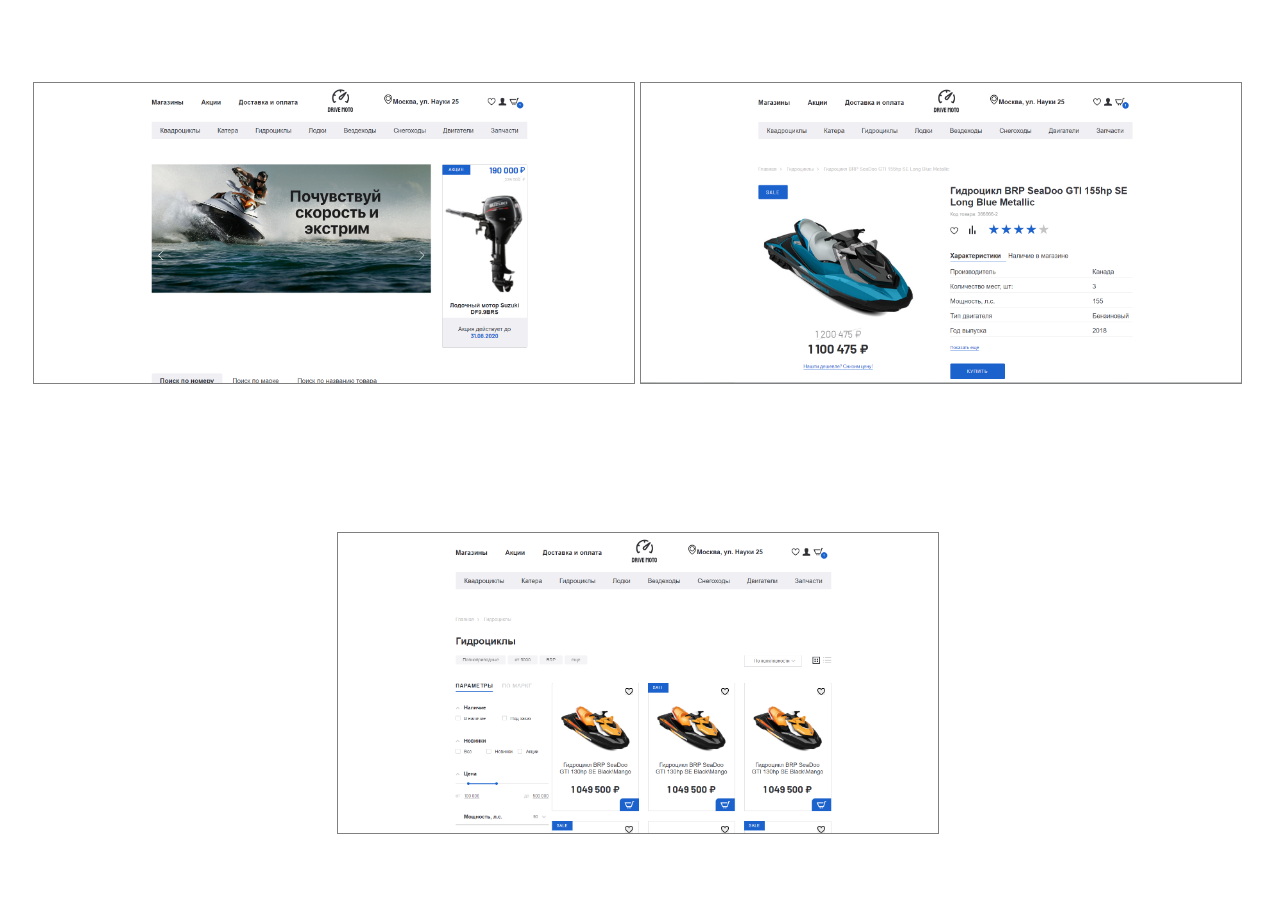
<file: index.html>
<!DOCTYPE html>
<html lang="en">
<head>
    <meta charset="UTF-8">
    <meta http-equiv="X-UA-Compatible" content="IE=edge">
    <meta name="viewport" content="width=device-width, initial-scale=1.0">
    <title>Document</title>
    <style>
        body {
            display: flex;
            justify-content: center;
            align-items: center;
            flex-wrap: wrap;
            height: 100vh;
        }

        a {
            display: block;
            width: 600px;
            height: 300px;
            margin-right: 5px;
            border: 1px solid gray;
        }

        a.main {
            background-image: url("./src/Screenshot_1.png");
            background-repeat: no-repeat;
            background-size: cover;
        }

        a.catalog {
            background-image: url("./src/Screenshot_3.png");
            background-repeat: no-repeat;
            background-size: cover;
        }

        a.product {
            background-image: url("./src/Screenshot_2.png");
            background-repeat: no-repeat;
            background-size: cover;
        }

        img {
            width: 100%;
            height: 100%;
        }
    </style>
</head>
<body>
    <a class="main" href="./main.html"></a>
    <a class="product" href="./product-page.html"></a>
    <a class="catalog" href="./catalog.html"></a>
</body>
</html>
</file>
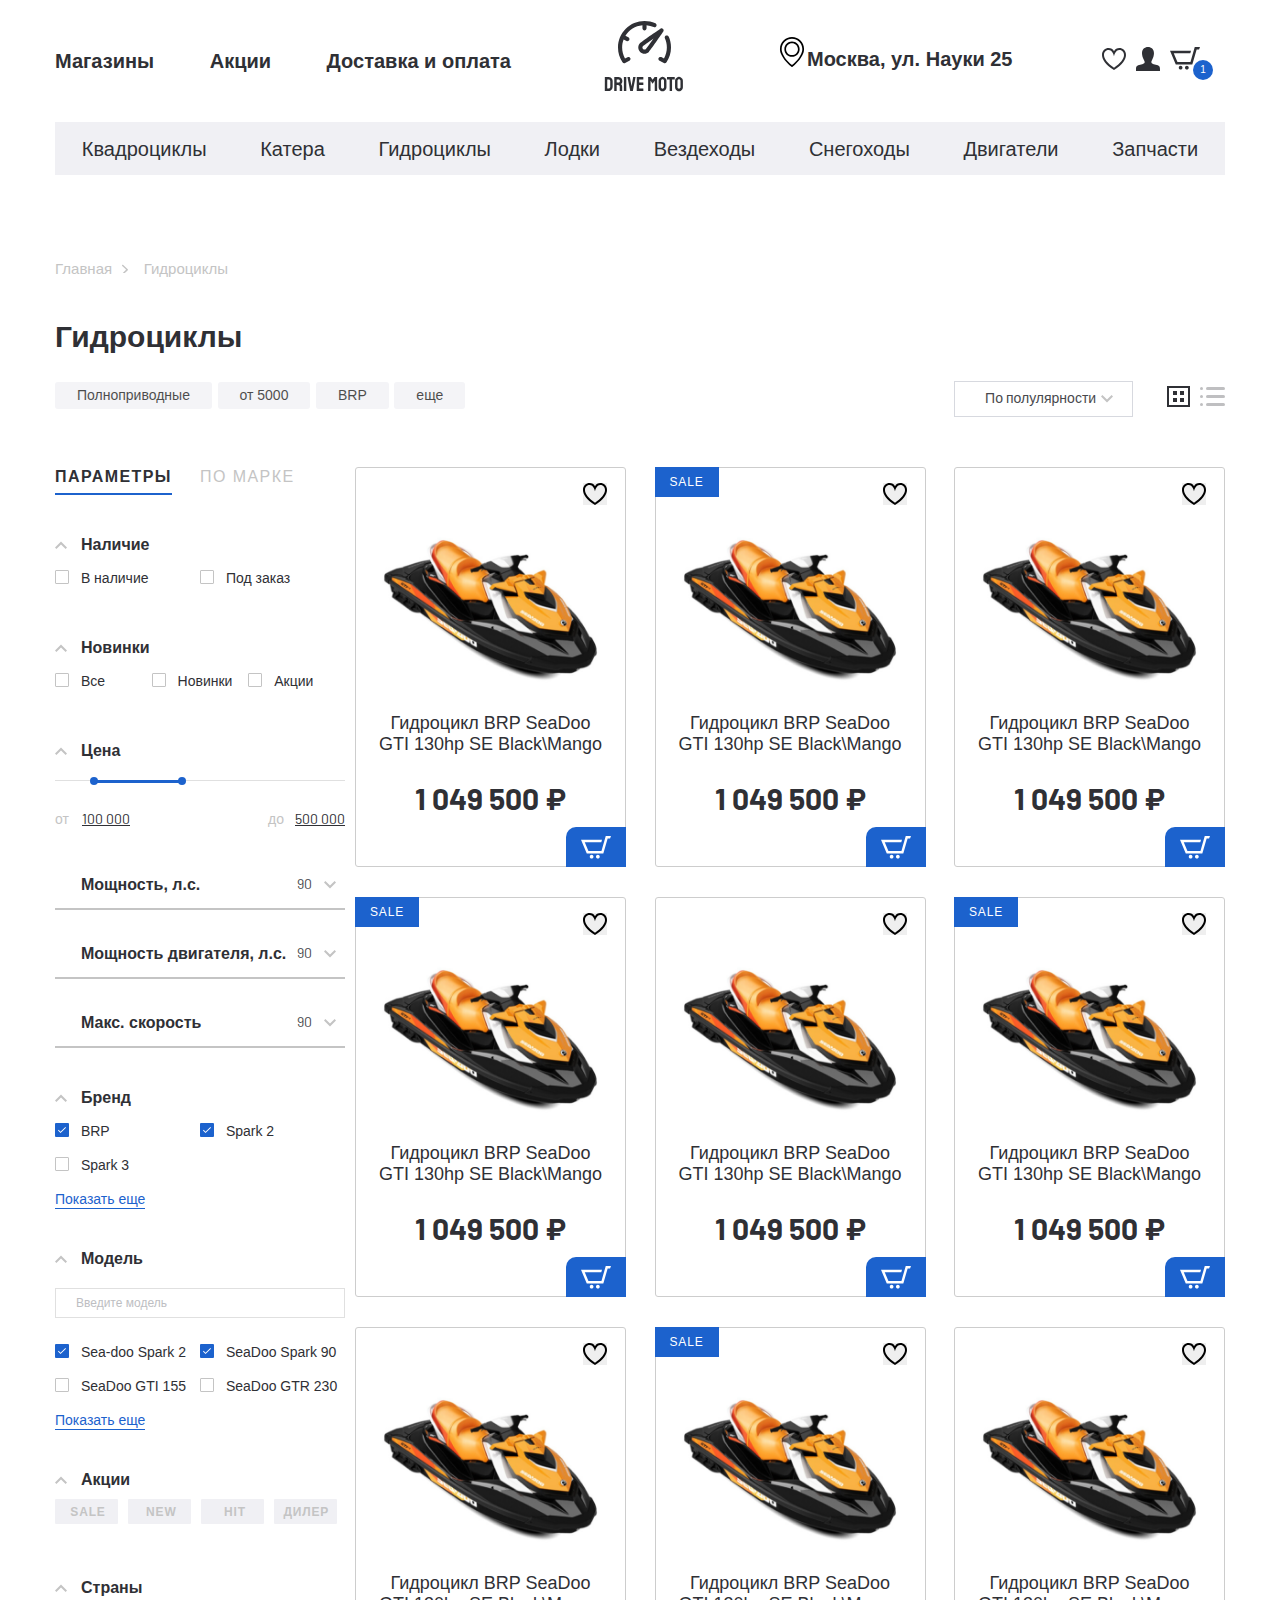
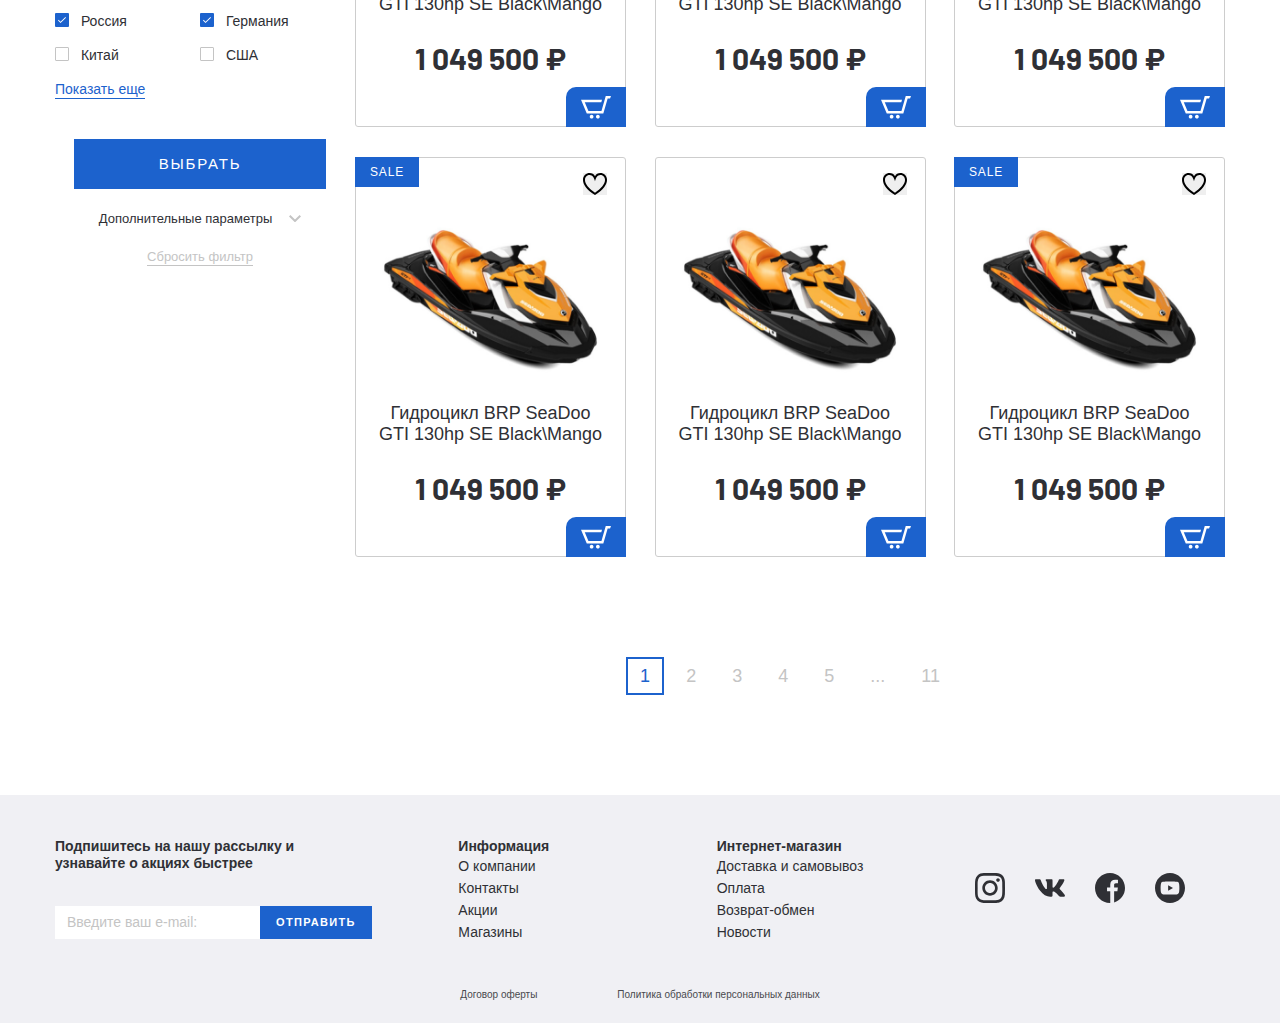
<file: catalog.html>
<!DOCTYPE html>
<html lang="ru">

<head>
  <meta charset="UTF-8" />
  <meta name="viewport" content="width=device-width, initial-scale=1.0" />
  <title>Document</title>
  <link href="https://fonts.googleapis.com/css2?family=Barlow:wght@400;700&display=swap" rel="stylesheet">
  <link rel="preconnect" href="https://fonts.gstatic.com">
  <link rel="stylesheet" href="css/normalize.css">
  <link rel="stylesheet" href="css/slick.css">
  <link rel="stylesheet" href="css/fonts.css">
  <link rel="stylesheet" href="css/ion.rangeSlider.min.css">
  <link rel="stylesheet" href="css/jquery.formstyler.css">
  <link rel="stylesheet" href="css/jquery.formstyler.theme.css">
  <link rel="stylesheet" href="css/jquery.rateyo.min.css">
  <link rel="stylesheet" href="css/style.css">
  <link rel="stylesheet" href="css/media.css">
</head>

<body>
  <header class="header">
    <div class="header__top">
      <div class="container">
        <div class="header__top-inner">
          <nav class="menu">
            <button class="menu__btn">
              <div class="menu__btn-line"></div>
              <div class="menu__btn-line"></div>
              <div class="menu__btn-line"></div>
            </button>
            <ul class="menu__list">
              <li class="menu__item">
                <a class="menu__link" href="#">Магазины </a>
              </li>
              <li class="menu__item">
                <a class="menu__link" href="#">Акции </a>
              </li>
              <li class="menu__item">
                <a class="menu__link" href="#">Доставка и оплата </a>
              </li>
            </ul>
          </nav>
          <a class="logo" href="#">
            <img class="logo__img" src="./img/logo.svg" alt="logo" />
          </a>
          <div class="header__box">
            <p class="header__adress">Москва, ул. Науки 25</p>
            <ul class="user-list">
              <li class="user-list__item">
                <a class="user-list__link" href="#">
                  <img src="./img/heart.svg" alt="heart">
                </a>
              </li>
              <li class="user-list__item">
                <a class="user-list__link" href="#">
                  <img src="./img/user.svg" alt="user">
                </a>
              </li>
              <li class="user-list__item">
                <a class="user-list__link basket" href="#">
                  <img src="./img/basket.svg" alt="basket">
                  <p class="basket__num">1</p>
                </a>
              </li>
            </ul>
          </div>
        </div>
      </div>
    </div>
    <ul class="menu-mobile-list">
      <li class="menu-mobile__item">
        <a class="menu-mobile__link" href="#">
          <img class="menu-mobile__img" src="img/user.svg" alt="">
          <p>Войти</p>
        </a>
      </li>
      <li class="menu-mobile__item">
        <a class="menu-mobile__link" href="#">
          <img class="menu-mobile__img" src="img/user.svg" alt="">
          <p>Регистрация</p>
        </a>
      </li>
      <li class="menu-mobile__item">
        <a class="menu-mobile__link" href="#">
          <img class="menu-mobile__img" src="img/heart.svg" alt="">
          <p>Избранное</p>
        </a>
      </li>
      <li class="menu-mobile__item">
        <a class="menu-mobile__link" href="#">
          <img class="menu-mobile__img" src="img/basket.svg" alt="">
          <p>Корзина</p>
        </a>
      </li>
      <li class="menu-mobile__item">
        <a class="menu-mobile__link" href="#">
          <img class="menu-mobile__img" src="img/house.svg" alt="">
          <p>Магазины</p>
        </a>
      </li>
      <li class="menu-mobile__item">
        <a class="menu-mobile__link" href="#">
          <img class="menu-mobile__img" src="img/procent.svg" alt="">
          <p>Акции</p>
        </a>
      </li>
      <li class="menu-mobile__item">
        <a class="menu-mobile__link" href="#">
          <img class="menu-mobile__img" src="img/box.svg" alt="">
          <p>Доставка и оплата</p>
        </a>
      </li>
      <li class="menu-mobile__item">
        <a class="menu-mobile__link" href="#">
          <p>Квадроциклы</p>
        </a>
      </li>
      <li class="menu-mobile__item">
        <a class="menu-mobile__link" href="#">
          <p>Катера</p>
        </a>
      </li>
      <li class="menu-mobile__item">
        <a class="menu-mobile__link" href="#">
          <p>Гидроциклы</p>
        </a>
      </li>
      <li class="menu-mobile__item">
        <a class="menu-mobile__link" href="#">
          <p>Лодки</p>
        </a>
      </li>
      <li class="menu-mobile__item">
        <a class="menu-mobile__link" href="#">
          <p>Вездеходы</p>
        </a>
      </li>
      <li class="menu-mobile__item">
        <a class="menu-mobile__link" href="#">
          <p>Снегоходы</p>
        </a>
      </li>
      <li class="menu-mobile__item">
        <a class="menu-mobile__link" href="#">
          <p>Двигатели</p>
        </a>
      </li>
      <li class="menu-mobile__item">
        <a class="menu-mobile__link" href="#">
          <p>Запчасти</p>
        </a>
      </li>
    </ul>
    <div class="menu__mobile-linewrepper">
      <ul class="menu__mobile-line">
        <li class="menu__item">
          <a class="menu__link" href="#">Магазины </a>
        </li>
        <li class="menu__item">
          <a class="menu__link" href="#">Акции </a>
        </li>
        <li class="menu__item">
          <a class="menu__link" href="#">Доставка и оплата </a>
        </li>
      </ul>
    </div>


    <div class="header__bottom">
      <div class="container">
        <ul class="menu-category">
          <li class="menu-category__item">
            <a class="menu-category__link" href="#">Квадроциклы</a>
          </li>
          <li class="menu-category__item">
            <a class="menu-category__link" href="#">Катера</a>
          </li>
          <li class="menu-category__item">
            <a class="menu-category__link" href="#">Гидроциклы</a>
          </li>
          <li class="menu-category__item">
            <a class="menu-category__link" href="#">Лодки</a>
          </li>
          <li class="menu-category__item">
            <a class="menu-category__link" href="#">Вездеходы</a>
          </li>
          <li class="menu-category__item">
            <a class="menu-category__link" href="#">Снегоходы</a>
          </li>
          <li class="menu-category__item">
            <a class="menu-category__link" href="#">Двигатели</a>
          </li>
          <li class="menu-category__item">
            <a class="menu-category__link" href="#">Запчасти</a>
          </li>
        </ul>
      </div>
    </div>
  </header>

  <div class="breadcrubs">
    <div class="container">
      <div class="breadcrumbs__inner">
        <ul class="bradcrumbs__list mobile-overflow">
          <li class="bradcrumbs__list-item">
            <a href="#">Главная</a>
          </li>
          <li class="bradcrumbs__list-item">
            <span>Гидроциклы</span>
          </li>
        </ul>
      </div>
    </div>
  </div>

  <section class="catalog">
    <div class="container">
      <h2 class="catalog-title">
        Гидроциклы
      </h2>
      <div class="catalog__filter">
        <div class="catalog__filter-itemsinner">
          <div class="catalog__filter-items mobile-overflow">
            <button>Полноприводные</button>
            <button>от 5000</button>
            <button>BRP</button>
            <button>еще</button>
          </div>
        </div>
        <div class="catalog__filter-btn">
          <select class="filter-style select-item">
            <option>По полулярности</option>
            <option>2</option>
            <option>3</option>
          </select>
          <button class="catalog__filter-btngrid catalog__filter-button catalog__filter-button--active">
            <svg width="23" height="21" viewBox="0 0 23 21" fill="none" xmlns="http://www.w3.org/2000/svg">
              <rect x="1" y="1" width="21" height="19" stroke="#2F3035" stroke-width="2" />
              <rect x="7" y="6" width="2" height="2" fill="#2F3035" stroke="#2F3035" stroke-width="2" />
              <rect x="7" y="13" width="2" height="2" fill="#2F3035" stroke="#2F3035" stroke-width="2" />
              <rect x="14" y="6" width="2" height="2" fill="#2F3035" stroke="#2F3035" stroke-width="2" />
              <rect x="14" y="13" width="2" height="2" fill="#2F3035" stroke="#2F3035" stroke-width="2" />
            </svg>
          </button>
          <button class="catalog__filter-btnline catalog__filter-button">
            <svg width="25" height="19" viewBox="0 0 25 19" fill="none" xmlns="http://www.w3.org/2000/svg">
              <g opacity="1">
                <rect x="6" width="19" height="3" rx="1.5" fill="#2F3035" />
                <rect x="6" y="8" width="19" height="3" rx="1.5" fill="#2F3035" />
                <rect x="6" y="16" width="19" height="3" rx="1.5" fill="#2F3035" />
                <rect width="3" height="3" rx="1.5" fill="#2F3035" />
                <rect y="8" width="3" height="3" rx="1.5" fill="#2F3035" />
                <rect y="16" width="3" height="3" rx="1.5" fill="#2F3035" />
              </g>
            </svg>

          </button>
        </div>
      </div>
      <div class="catalog__inner">
        <div class="aside__btn">
          Фильтр
        </div>
        <aside class="catalog__inner-aside aside-filter">
          <div class="tabs-wrapper tabs-wrapper--no-scroll">
            <div class="tabs aside-filter__tabs">
              <a class="tab aside-filter__tab tab--active" href="#product-1"><span>Параметры</span></a>
              <a class="tab aside-filter__tab" href="#product-2"><span>по марке</span></a>
            </div>
          </div>
          <div class="tabs-container">
            <div id="product-1" class="tabs-content aside-filter__tabs-content tabs-content--active">

              <form class="aside-filter__form">
                <ul class="aside-filter__list">
                  <li class="aside-filter__item-drop">
                    <p class="aside-filter__item-title filter__item-drop filter__item-drop--active">Наличие</p>
                    <div class="aside-filter__item-content">
                      <div class="aside-filter__content-box">
                        <label class="aside-filter__content-label">
                          <input class="filter-style" type="checkbox">
                          В наличие
                        </label>
                      </div>
                      <div class="aside-filter__content-box">
                        <label class="aside-filter__content-label">
                          <input class="filter-style" type="checkbox">
                          Под заказ
                        </label>
                      </div>
                    </div>
                  </li>
                  <li class="aside-filter__item-drop">
                    <p class="aside-filter__item-title filter__item-drop filter__item-drop--active">Новинки</p>
                    <div class="aside-filter__item-content aside-filter__content-radio">
                      <div class="aside-filter__content-box">
                        <label class="aside-filter__content-label">
                          <input class="filter-style" type="radio" name="status">
                          Все
                        </label>
                      </div>
                      <div class="aside-filter__content-box">
                        <label class="aside-filter__content-label">
                          <input class="filter-style" type="radio" name="status">
                          Новинки
                        </label>
                      </div>
                      <div class="aside-filter__content-box">
                        <label class="aside-filter__content-label">
                          <input class="filter-style" type="radio" name="status">
                          Акции
                        </label>
                      </div>
                    </div>
                  </li>
                  <li class="aside-filter__item-drop">
                    <p class="aside-filter__item-title filter__item-drop filter__item-drop--active">Цена</p>
                    <div class="aside-filter__item-content">
                      <input type="text" class="js-range-slider" name="my_range" value="" data-min="100000"
                        data-max="500000" data-from="150000" data-to="275000" />
                    </div>
                  </li>
                  <li class="aside-filter__item-list">
                    <div class="filter__item-list">
                      <p class="filter__item-listtitle">Мощность, л.с.</p>
                      <select class="filter-style filter__item-listselect">
                        <option>90</option>
                        <option>130</option>
                        <option>154</option>
                        <option>230</option>
                      </select>
                    </div>
                    <div class="filter__item-list">
                      <p class="filter__item-listtitle">Мощность двигателя, л.с.</p>
                      <select class="filter-style filter__item-listselect">
                        <option>90</option>
                        <option>130</option>
                        <option>154</option>
                        <option>230</option>
                      </select>
                    </div>
                    <div class="filter__item-list">
                      <p class="filter__item-listtitle">Макс. скорость</p>
                      <select class="filter-style filter__item-listselect">
                        <option>90</option>
                        <option>130</option>
                        <option>154</option>
                        <option>230</option>
                      </select>
                    </div>
                  </li>
                  <li class="aside-filter__item-drop">
                    <p class="aside-filter__item-title filter__item-drop filter__item-drop--active">Бренд</p>
                    <div class="aside-filter__item-content">
                      <div class="aside-filter__content-box">
                        <label class="aside-filter__content-label">
                          <input class="filter-style" type="checkbox" checked>
                          BRP
                        </label>
                      </div>
                      <div class="aside-filter__content-box">
                        <label class="aside-filter__content-label">
                          <input class="filter-style" type="checkbox" checked>
                          Spark 2
                        </label>
                      </div>
                      <div class="aside-filter__content-box">
                        <label class="aside-filter__content-label">
                          <input class="filter-style" type="checkbox">
                          Spark 3
                        </label>
                      </div>
                      <div class="filter-more">
                        <button class="filter-more__btn" href="#">Показать еще</button>
                      </div>
                    </div>
                  </li>
                  <li class="aside-filter__item-drop">
                    <p class="aside-filter__item-title filter__item-drop filter__item-drop--active">Модель</p>
                    <div class="aside-filter__item-content">
                      <input class="filter-search" type="text" placeholder="Введите модель ">
                      <div class="aside-filter__content-box">
                        <label class="aside-filter__content-label">
                          <input class="filter-style" type="checkbox" checked>
                          Sea-doo Spark 2
                        </label>
                      </div>
                      <div class="aside-filter__content-box">
                        <label class="aside-filter__content-label">
                          <input class="filter-style" type="checkbox" checked>
                          SeaDoo Spark 90
                        </label>
                      </div>
                      <div class="aside-filter__content-box">
                        <label class="aside-filter__content-label">
                          <input class="filter-style" type="checkbox">
                          SeaDoo GTI 155
                        </label>
                      </div>
                      <div class="aside-filter__content-box">
                        <label class="aside-filter__content-label">
                          <input class="filter-style" type="checkbox">
                          SeaDoo GTR 230
                        </label>
                      </div>
                      <div class="filter-more">
                        <button class="filter-more__btn" href="#">Показать еще</button>
                      </div>
                    </div>
                  </li>
                  <li class="aside-filter__item-drop btn-checked">
                    <p class="aside-filter__item-title filter__item-drop filter__item-drop--active">Акции</p>
                    <div class="aside-filter__item-content">
                      <div class="aside-filter__content-box">
                        <label class="aside-filter__content-label">
                          <input class="filter-style" type="checkbox">
                          <span class="btn-checked__text">SALE</span>
                        </label>
                      </div>
                      <div class="aside-filter__content-box">
                        <label class="aside-filter__content-label">
                          <input class="filter-style" type="checkbox">
                          <span class="btn-checked__text">NEW</span>
                        </label>
                      </div>
                      <div class="aside-filter__content-box">
                        <label class="aside-filter__content-label">
                          <input class="filter-style" type="checkbox">
                          <span class="btn-checked__text">HIT</span>
                        </label>
                      </div>
                      <div class="aside-filter__content-box">
                        <label class="aside-filter__content-label">
                          <input class="filter-style" type="checkbox">
                          <span class="btn-checked__text">ДИЛЕР</span>
                        </label>
                      </div>
                    </div>
                  </li>
                  <li class="aside-filter__item-drop">
                    <p class="aside-filter__item-title filter__item-drop filter__item-drop--active">Страны</p>
                    <div class="aside-filter__item-content">
                      <div class="aside-filter__content-box">
                        <label class="aside-filter__content-label">
                          <input class="filter-style" type="checkbox" checked>
                          Россия
                        </label>
                      </div>
                      <div class="aside-filter__content-box">
                        <label class="aside-filter__content-label">
                          <input class="filter-style" type="checkbox" checked>
                          Германия
                        </label>
                      </div>
                      <div class="aside-filter__content-box">
                        <label class="aside-filter__content-label">
                          <input class="filter-style" type="checkbox">
                          Китай
                        </label>
                      </div>
                      <div class="aside-filter__content-box">
                        <label class="aside-filter__content-label">
                          <input class="filter-style" type="checkbox">
                          CША
                        </label>
                      </div>
                      <div class="filter-more">
                        <button class="filter-more__btn" href="#">Показать еще</button>
                      </div>
                    </div>
                  </li>
                  <li class="aside-filter__item-drop aside-filter__item-btn">
                    <button class="filter-btn-send filter-btn-send--active" type="submit">ВЫБРАТЬ</button>
                    <p class="filter-extra">Дополнительные параметры</p>
                    <div class="filter-extra__content">more</div>
                    <button class="filter-btn-reset" type="submit">Сбросить фильтр</button>
                  </li>
                </ul>
              </form>

            </div>
            <div id="product-2" class="tabs-content aside-filter__tabs-content">content-2</div>
          </div>
        </aside>
        <div class="catalog__inner-list">
          <div class="product-item__wrapper">
            <button class="product-item__favorite"></button>
            <button class="product-item__basket">
              <img src="img/basket-white.svg" alt="basket">
            </button>
            <a class="product-item__notify-link" href="#">
              <span>Сообщить о поступлении</span>
            </a>
            <a class="product-item" href="#">
              <p class="product-item__hover-text">посмотреть товар</p>
              <img class="product-item__img" src="img/contant/gidrotsikl-1.png" alt="">
              <h4 class="product-item__title">
                Гидроцикл BRP SeaDoo GTI 130hp SE Black\Mango
              </h4>
              <p class="price product-item__price">
                1 049 500 ₽
              </p>
              <p class="product-item__notify-text">
                нет в наличии
              </p>
            </a>
          </div>
          <div class="product-item__wrapper">
            <button class="product-item__favorite"></button>
            <button class="product-item__basket">
              <img src="img/basket-white.svg" alt="basket">
            </button>
            <a class="product-item__notify-link" href="#">
              <span>Сообщить о поступлении</span>
            </a>
            <a class="product-item product-item--sale" href="#">
              <p class="product-item__hover-text">посмотреть товар</p>
              <img class="product-item__img" src="img/contant/gidrotsikl-1.png" alt="">
              <h4 class="product-item__title">
                Гидроцикл BRP SeaDoo GTI 130hp SE Black\Mango
              </h4>
              <p class="price product-item__price">
                1 049 500 ₽
              </p>
              <p class="product-item__notify-text">
                нет в наличии
              </p>
            </a>
          </div>
          <div class="product-item__wrapper">
            <button class="product-item__favorite"></button>
            <button class="product-item__basket">
              <img src="img/basket-white.svg" alt="basket">
            </button>
            <a class="product-item__notify-link" href="#">
              <span>Сообщить о поступлении</span>
            </a>
            <a class="product-item" href="#">
              <p class="product-item__hover-text">посмотреть товар</p>
              <img class="product-item__img" src="img/contant/gidrotsikl-1.png" alt="">
              <h4 class="product-item__title">
                Гидроцикл BRP SeaDoo GTI 130hp SE Black\Mango
              </h4>
              <p class="price product-item__price">
                1 049 500 ₽
              </p>
              <p class="product-item__notify-text">
                нет в наличии
              </p>
            </a>
          </div>
          <div class="product-item__wrapper">
            <button class="product-item__favorite"></button>
            <button class="product-item__basket">
              <img src="img/basket-white.svg" alt="basket">
            </button>
            <a class="product-item__notify-link" href="#">
              <span>Сообщить о поступлении</span>
            </a>
            <a class="product-item product-item--sale" href="#">
              <p class="product-item__hover-text">посмотреть товар</p>
              <img class="product-item__img" src="img/contant/gidrotsikl-1.png" alt="">
              <h4 class="product-item__title">
                Гидроцикл BRP SeaDoo GTI 130hp SE Black\Mango
              </h4>
              <p class="price product-item__price">
                1 049 500 ₽
              </p>
              <p class="product-item__notify-text">
                нет в наличии
              </p>
            </a>
          </div>
          <div class="product-item__wrapper">
            <button class="product-item__favorite"></button>
            <button class="product-item__basket">
              <img src="img/basket-white.svg" alt="basket">
            </button>
            <a class="product-item__notify-link" href="#">
              <span>Сообщить о поступлении</span>
            </a>
            <a class="product-item" href="#">
              <p class="product-item__hover-text">посмотреть товар</p>
              <img class="product-item__img" src="img/contant/gidrotsikl-1.png" alt="">
              <h4 class="product-item__title">
                Гидроцикл BRP SeaDoo GTI 130hp SE Black\Mango
              </h4>
              <p class="price product-item__price">
                1 049 500 ₽
              </p>
              <p class="product-item__notify-text">
                нет в наличии
              </p>
            </a>
          </div>
          <div class="product-item__wrapper">
            <button class="product-item__favorite"></button>
            <button class="product-item__basket">
              <img src="img/basket-white.svg" alt="basket">
            </button>
            <a class="product-item__notify-link" href="#">
              <span>Сообщить о поступлении</span>
            </a>
            <a class="product-item product-item--sale" href="#">
              <p class="product-item__hover-text">посмотреть товар</p>
              <img class="product-item__img" src="img/contant/gidrotsikl-1.png" alt="">
              <h4 class="product-item__title">
                Гидроцикл BRP SeaDoo GTI 130hp SE Black\Mango
              </h4>
              <p class="price product-item__price">
                1 049 500 ₽
              </p>
              <p class="product-item__notify-text">
                нет в наличии
              </p>
            </a>
          </div>
          <div class="product-item__wrapper">
            <button class="product-item__favorite"></button>
            <button class="product-item__basket">
              <img src="img/basket-white.svg" alt="basket">
            </button>
            <a class="product-item__notify-link" href="#">
              <span>Сообщить о поступлении</span>
            </a>
            <a class="product-item" href="#">
              <p class="product-item__hover-text">посмотреть товар</p>
              <img class="product-item__img" src="img/contant/gidrotsikl-1.png" alt="">
              <h4 class="product-item__title">
                Гидроцикл BRP SeaDoo GTI 130hp SE Black\Mango
              </h4>
              <p class="price product-item__price">
                1 049 500 ₽
              </p>
              <p class="product-item__notify-text">
                нет в наличии
              </p>
            </a>
          </div>
          <div class="product-item__wrapper">
            <button class="product-item__favorite"></button>
            <button class="product-item__basket">
              <img src="img/basket-white.svg" alt="basket">
            </button>
            <a class="product-item__notify-link" href="#">
              <span>Сообщить о поступлении</span>
            </a>
            <a class="product-item product-item--sale" href="#">
              <p class="product-item__hover-text">посмотреть товар</p>
              <img class="product-item__img" src="img/contant/gidrotsikl-1.png" alt="">
              <h4 class="product-item__title">
                Гидроцикл BRP SeaDoo GTI 130hp SE Black\Mango
              </h4>
              <p class="price product-item__price">
                1 049 500 ₽
              </p>
              <p class="product-item__notify-text">
                нет в наличии
              </p>
            </a>
          </div>
          <div class="product-item__wrapper">
            <button class="product-item__favorite"></button>
            <button class="product-item__basket">
              <img src="img/basket-white.svg" alt="basket">
            </button>
            <a class="product-item__notify-link" href="#">
              <span>Сообщить о поступлении</span>
            </a>
            <a class="product-item" href="#">
              <p class="product-item__hover-text">посмотреть товар</p>
              <img class="product-item__img" src="img/contant/gidrotsikl-1.png" alt="">
              <h4 class="product-item__title">
                Гидроцикл BRP SeaDoo GTI 130hp SE Black\Mango
              </h4>
              <p class="price product-item__price">
                1 049 500 ₽
              </p>
              <p class="product-item__notify-text">
                нет в наличии
              </p>
            </a>
          </div>
          <div class="product-item__wrapper">
            <button class="product-item__favorite"></button>
            <button class="product-item__basket">
              <img src="img/basket-white.svg" alt="basket">
            </button>
            <a class="product-item__notify-link" href="#">
              <span>Сообщить о поступлении</span>
            </a>
            <a class="product-item product-item--sale" href="#">
              <p class="product-item__hover-text">посмотреть товар</p>
              <img class="product-item__img" src="img/contant/gidrotsikl-1.png" alt="">
              <h4 class="product-item__title">
                Гидроцикл BRP SeaDoo GTI 130hp SE Black\Mango
              </h4>
              <p class="price product-item__price">
                1 049 500 ₽
              </p>
              <p class="product-item__notify-text">
                нет в наличии
              </p>
            </a>
          </div>
          <div class="product-item__wrapper">
            <button class="product-item__favorite"></button>
            <button class="product-item__basket">
              <img src="img/basket-white.svg" alt="basket">
            </button>
            <a class="product-item__notify-link" href="#">
              <span>Сообщить о поступлении</span>
            </a>
            <a class="product-item" href="#">
              <p class="product-item__hover-text">посмотреть товар</p>
              <img class="product-item__img" src="img/contant/gidrotsikl-1.png" alt="">
              <h4 class="product-item__title">
                Гидроцикл BRP SeaDoo GTI 130hp SE Black\Mango
              </h4>
              <p class="price product-item__price">
                1 049 500 ₽
              </p>
              <p class="product-item__notify-text">
                нет в наличии
              </p>
            </a>
          </div>
          <div class="product-item__wrapper">
            <button class="product-item__favorite"></button>
            <button class="product-item__basket">
              <img src="img/basket-white.svg" alt="basket">
            </button>
            <a class="product-item__notify-link" href="#">
              <span>Сообщить о поступлении</span>
            </a>
            <a class="product-item product-item--sale" href="#">
              <p class="product-item__hover-text">посмотреть товар</p>
              <img class="product-item__img" src="img/contant/gidrotsikl-1.png" alt="">
              <h4 class="product-item__title">
                Гидроцикл BRP SeaDoo GTI 130hp SE Black\Mango
              </h4>
              <p class="price product-item__price">
                1 049 500 ₽
              </p>
              <p class="product-item__notify-text">
                нет в наличии
              </p>
            </a>
          </div>

          <div class="pagination">
            <ul class="pagination-list">
              <li class="pagination-list__item active"><a href="#">1</a></li>
              <li class="pagination-list__item"><a href="#">2</a></li>
              <li class="pagination-list__item"><a href="#">3</a></li>
              <li class="pagination-list__item"><a href="#">4</a></li>
              <li class="pagination-list__item"><a href="#">5</a></li>
              <li class="pagination-list__item pagination-list__item--dots"><span>...</span></li>
              <li class="pagination-list__item"><a href="#">11</a></li>
            </ul>
          </div>

        </div>

      </div>
    </div>
  </section>


  <footer class="footer">
    <div class="container">
      <div class="footer__top">
        <div class="footer__top-inner">
          <div class="footer__top-item footer__top-newslatter">
            <h6 class="footer__top-title">
              Подпишитесь на нашу рассылку
              и узнавайте о акциях быстрее
            </h6>
            <form class="footer-form">
              <input class="footer-form__input" type="text" placeholder="Введите ваш e-mail:">
              <button class="footer-form__btn" type="submit">Отправить</button>
            </form>
          </div>
          <div class="footer__top-item footer__top-itemdrop">
            <h6 class="footer__top-title footer__topdrop">Информация</h6>
            <ul class="footer-list">
              <li class="footer-list__item"><a href="#">О компании</a></li>
              <li class="footer-list__item"><a href="#">Контакты</a></li>
              <li class="footer-list__item"><a href="#">Акции</a></li>
              <li class="footer-list__item"><a href="#">Магазины</a></li>
            </ul>
          </div>
          <div class="footer__top-item">
            <h6 class="footer__top-title footer__topdrop">Интернет-магазин</h6>
            <ul class="footer-list">
              <li class="footer-list__item"><a href="#">Доставка и самовывоз</a></li>
              <li class="footer-list__item"><a href="#">Оплата</a></li>
              <li class="footer-list__item"><a href="#">Возврат-обмен</a></li>
              <li class="footer-list__item"><a href="#">Новости</a></li>
            </ul>
          </div>
          <div class="footer__top-item footer__top-social">
            <ul class="social-list">
              <li class="social-list__item"><a href="#">
                  <img src="img/instagram.svg" alt="instagram">
                </a></li>
              <li class="social-list__item"><a href="#">
                  <img src="img/vk.svg" alt="vk">
                </a></li>
              <li class="social-list__item"><a href="#">
                  <img src="img/facebook.svg" alt="facebook">
                </a></li>
              <li class="social-list__item"><a href="#">
                  <img src="img/youtube.svg" alt="yotube">
                </a></li>
            </ul>
          </div>
        </div>
      </div>
      <div class="footer__bottom">
        <a class="footer__bottom-link" href="#">
          Договор оферты
        </a>
        <a class="footer__bottom-link" href="#">
          Политика обработки персональных данных
        </a>
      </div>
    </div>

  </footer>



  <script src="https://ajax.googleapis.com/ajax/libs/jquery/3.5.1/jquery.min.js"></script>
  <script src="./js/slick.min.js"></script>
  <script src="./js/ion.rangeSlider.min.js"></script>
  <script src="./js/jquery.formstyler.min.js"></script>
  <script src="./js/jquery.rateyo.min.js"></script>
  <script src="./js/main.js"></script>

</body>

</html>
</file>
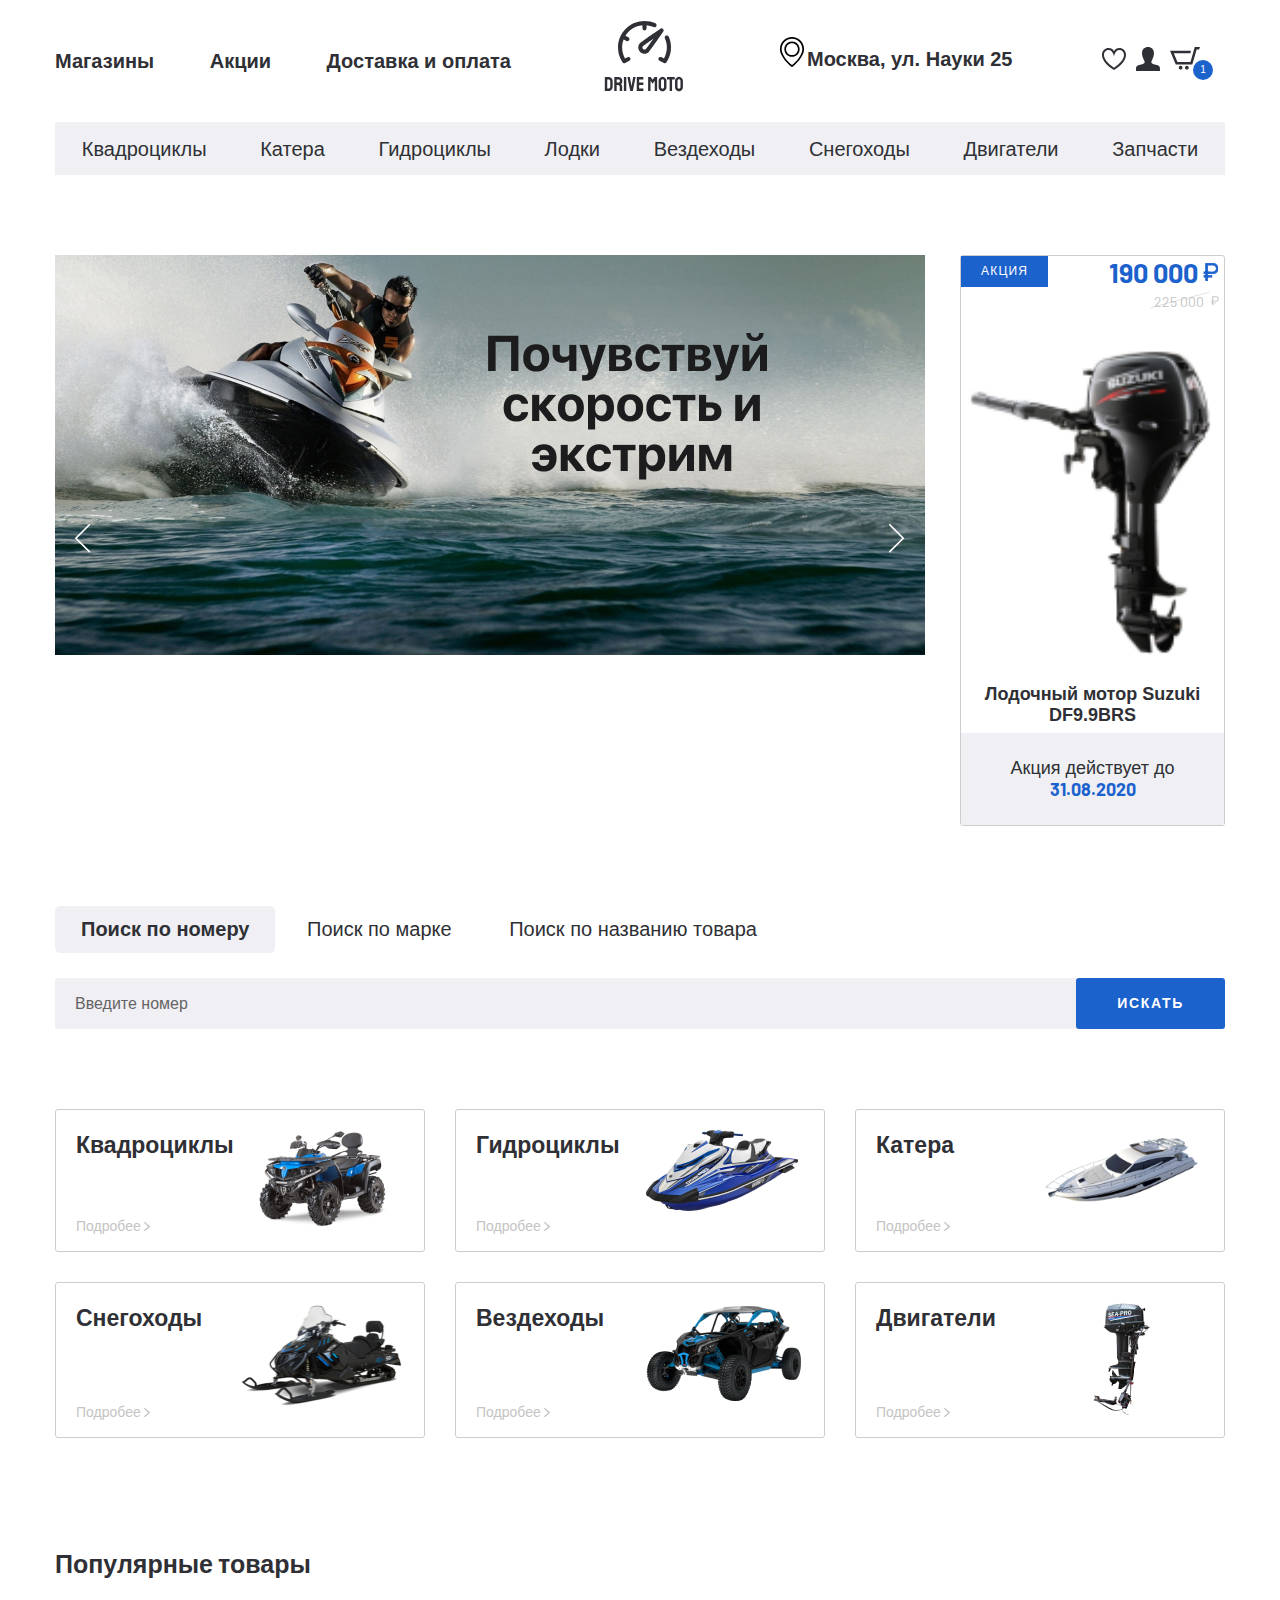
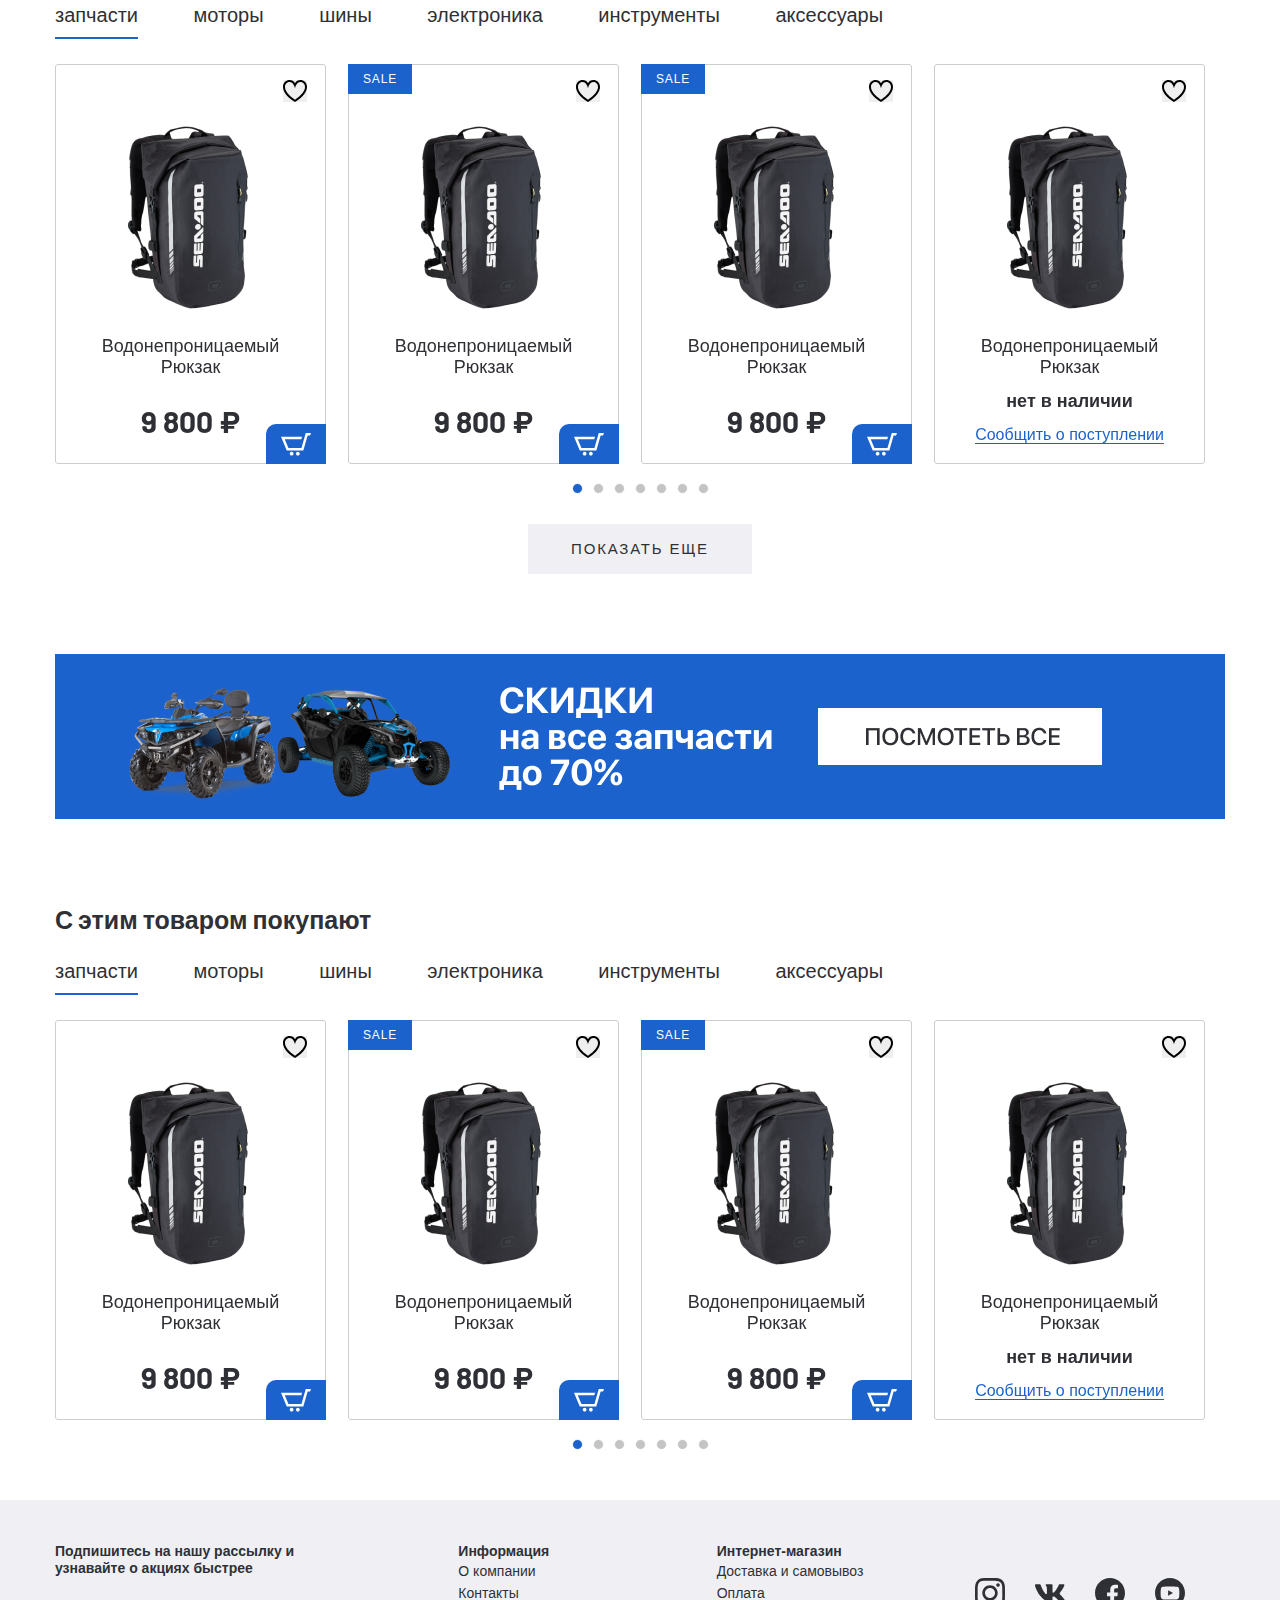
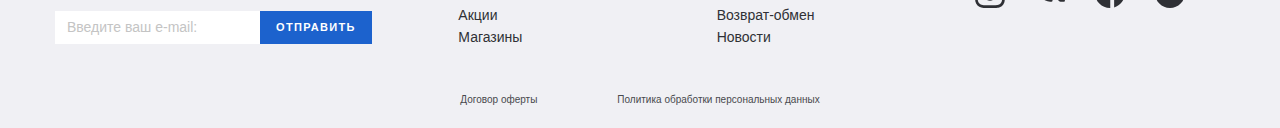
<file: main.html>
<!DOCTYPE html>
<html lang="ru">

<head>
  <meta charset="UTF-8" />
  <meta name="viewport" content="width=device-width, initial-scale=1.0" />
  <title>Document</title>
  <link href="https://fonts.googleapis.com/css2?family=Barlow:wght@400;700&display=swap" rel="stylesheet">
  <link rel="preconnect" href="https://fonts.gstatic.com">
  <link rel="stylesheet" href="css/normalize.css">
  <link rel="stylesheet" href="css/slick.css">
  <link rel="stylesheet" href="css/fonts.css">
  <link rel="stylesheet" href="css/ion.rangeSlider.min.css">
  <link rel="stylesheet" href="css/jquery.formstyler.css">
  <link rel="stylesheet" href="css/jquery.formstyler.theme.css">
  <link rel="stylesheet" href="css/jquery.rateyo.min.css">
  <link rel="stylesheet" href="css/style.css">
  <link rel="stylesheet" href="css/media.css">
</head>

<body>
  <header class="header">
    <div class="header__top">
      <div class="container">
        <div class="header__top-inner">
          <nav class="menu">
            <button class="menu__btn">
              <div class="menu__btn-line"></div>
              <div class="menu__btn-line"></div>
              <div class="menu__btn-line"></div>
            </button>
            <ul class="menu__list">
              <li class="menu__item">
                <a class="menu__link" href="#">Магазины </a>
              </li>
              <li class="menu__item">
                <a class="menu__link" href="#">Акции </a>
              </li>
              <li class="menu__item">
                <a class="menu__link" href="#">Доставка и оплата </a>
              </li>
            </ul>
          </nav>
          <a class="logo" href="#">
            <img class="logo__img" src="./img/logo.svg" alt="logo" />
          </a>
          <div class="header__box">
            <p class="header__adress">Москва, ул. Науки 25</p>
            <ul class="user-list">
              <li class="user-list__item">
                <a class="user-list__link" href="#">
                  <img src="./img/heart.svg" alt="heart">
                </a>
              </li>
              <li class="user-list__item">
                <a class="user-list__link" href="#">
                  <img src="./img/user.svg" alt="user">
                </a>
              </li>
              <li class="user-list__item">
                <a class="user-list__link basket" href="#">
                  <img src="./img/basket.svg" alt="basket">
                  <p class="basket__num">1</p>
                </a>
              </li>
            </ul>
          </div>
        </div>
      </div>
    </div>
    <ul class="menu-mobile-list">
      <li class="menu-mobile__item">
        <a class="menu-mobile__link" href="#">
          <img class="menu-mobile__img" src="img/user.svg" alt="">
          <p>Войти</p>
        </a>
      </li>
      <li class="menu-mobile__item">
        <a class="menu-mobile__link" href="#">
          <img class="menu-mobile__img" src="img/user.svg" alt="">
          <p>Регистрация</p>
        </a>
      </li>
      <li class="menu-mobile__item">
        <a class="menu-mobile__link" href="#">
          <img class="menu-mobile__img" src="img/heart.svg" alt="">
          <p>Избранное</p>
        </a>
      </li>
      <li class="menu-mobile__item">
        <a class="menu-mobile__link" href="#">
          <img class="menu-mobile__img" src="img/basket.svg" alt="">
          <p>Корзина</p>
        </a>
      </li>
      <li class="menu-mobile__item">
        <a class="menu-mobile__link" href="#">
          <img class="menu-mobile__img" src="img/house.svg" alt="">
          <p>Магазины</p>
        </a>
      </li>
      <li class="menu-mobile__item">
        <a class="menu-mobile__link" href="#">
          <img class="menu-mobile__img" src="img/procent.svg" alt="">
          <p>Акции</p>
        </a>
      </li>
      <li class="menu-mobile__item">
        <a class="menu-mobile__link" href="#">
          <img class="menu-mobile__img" src="img/box.svg" alt="">
          <p>Доставка и оплата</p>
        </a>
      </li>
      <li class="menu-mobile__item">
        <a class="menu-mobile__link" href="#">
          <p>Квадроциклы</p>
        </a>
      </li>
      <li class="menu-mobile__item">
        <a class="menu-mobile__link" href="#">
          <p>Катера</p>
        </a>
      </li>
      <li class="menu-mobile__item">
        <a class="menu-mobile__link" href="#">
          <p>Гидроциклы</p>
        </a>
      </li>
      <li class="menu-mobile__item">
        <a class="menu-mobile__link" href="#">
          <p>Лодки</p>
        </a>
      </li>
      <li class="menu-mobile__item">
        <a class="menu-mobile__link" href="#">
          <p>Вездеходы</p>
        </a>
      </li>
      <li class="menu-mobile__item">
        <a class="menu-mobile__link" href="#">
          <p>Снегоходы</p>
        </a>
      </li>
      <li class="menu-mobile__item">
        <a class="menu-mobile__link" href="#">
          <p>Двигатели</p>
        </a>
      </li>
      <li class="menu-mobile__item">
        <a class="menu-mobile__link" href="#">
          <p>Запчасти</p>
        </a>
      </li>
    </ul>
    <div class="menu__mobile-linewrepper">
      <ul class="menu__mobile-line">
        <li class="menu__item">
          <a class="menu__link" href="#">Магазины </a>
        </li>
        <li class="menu__item">
          <a class="menu__link" href="#">Акции </a>
        </li>
        <li class="menu__item">
          <a class="menu__link" href="#">Доставка и оплата </a>
        </li>
      </ul>
    </div>


    <div class="header__bottom">
      <div class="container">
        <ul class="menu-category">
          <li class="menu-category__item">
            <a class="menu-category__link" href="#">Квадроциклы</a>
          </li>
          <li class="menu-category__item">
            <a class="menu-category__link" href="#">Катера</a>
          </li>
          <li class="menu-category__item">
            <a class="menu-category__link" href="#">Гидроциклы</a>
          </li>
          <li class="menu-category__item">
            <a class="menu-category__link" href="#">Лодки</a>
          </li>
          <li class="menu-category__item">
            <a class="menu-category__link" href="#">Вездеходы</a>
          </li>
          <li class="menu-category__item">
            <a class="menu-category__link" href="#">Снегоходы</a>
          </li>
          <li class="menu-category__item">
            <a class="menu-category__link" href="#">Двигатели</a>
          </li>
          <li class="menu-category__item">
            <a class="menu-category__link" href="#">Запчасти</a>
          </li>
        </ul>
      </div>
    </div>
  </header>

  <section class="banner-section page-section">
    <div class="container">
      <div class="banner-section__inner">
        <div class="banner-section__slider">
          <a class="banner-section__slider-item" href="#">
            <img class="banner-section__slider-img" src="img/banner-slider.jpg" alt="banner-slider">
          </a>
          <a class="banner-section__slider-item" href="#">
            <img class="banner-section__slider-img" src="img/banner-slider.jpg" alt="banner-slider">
          </a>
          <a class="banner-section__slider-item" href="#">
            <img class="banner-section__slider-img" src="img/banner-slider.jpg" alt="banner-slider">
          </a>
          <a class="banner-section__slider-item" href="#">
            <img class="banner-section__slider-img" src="img/banner-slider.jpg" alt="banner-slider">
          </a>
          <a class="banner-section__slider-item" href="#">
            <img class="banner-section__slider-img" src="img/banner-slider.jpg" alt="banner-slider">
          </a>
          <a class="banner-section__slider-item" href="#">
            <img class="banner-section__slider-img" src="img/banner-slider.jpg" alt="banner-slider">
          </a>
        </div>
        <a class="banner-section__item sale-item" href="#">
          <div class="sale-item__top">
            <p class="sale-item__info">
              акция
            </p>
            <div class="sale-item__price">
              <div class="price sale-item__price-new">190 000</div>
              <div class="price sale-item__price-old">225 000</div>
            </div>
          </div>
          <img class="sale-item__img" src="img/contant/sale-1.png" alt="sale-1">
          <h5 class="sale-item__title">
            Лодочный мотор Suzuki DF9.9BRS
          </h5>
          <p class="sale-item__footer">Акция действует до
            <span>31.08.2020</span>
          </p>
        </a>
      </div>
    </div>
  </section>

  <div class="search page-section">
    <div class="container">
      <div class="search__inner">
        <div class="search__tabs  tabs-wrapper">
          <div class="mobile-overflow">
            <a class="tab search__tabs-item tab--active" href="#tab-1">Поиск по номеру</a>
            <a class="tab search__tabs-item" href="#tab-2">Поиск по марке</a>
            <a class="tab search__tabs-item" href="#tab-3">Поиск по названию товара</a>
          </div>
        </div>
        <div class="search__content">
          <div id="tab-1" class="tabs-content search__content-item tabs-content--active">
            <form class="search__content-form">
              <input class="search__content-input" type="text" placeholder="Введите номер">
              <button class="search__content-btn" type="submit">искать</button>
            </form>
          </div>
          <div id="tab-2" class="tabs-content search__content-item">
            <form class="search__content-form">
              <input class="search__content-input" type="text" placeholder="Введите марку">
              <button class="search__content-btn" type="submit">искать</button>
            </form>
          </div>
          <div id="tab-3" class="tabs-content search__content-item">
            <form class="search__content-form">
              <input class="search__content-input" type="text" placeholder="Введите название товара">
              <button class="search__content-btn" type="submit">искать</button>
            </form>
          </div>
        </div>
      </div>
    </div>
  </div>

  <section class="categories page-section">
    <div class="container">
      <div class="categories__inner">
        <a class="categoties__item" href="#">
          <div class="categoties__item-info">
            <h4 class="categories__item-title">Квадроциклы</h4>
            <p class="categories__item-text">Подробее</p>
          </div>
          <div class="categories__item-img">
            <img src="./img/category-1.png" alt="category-1">
          </div>
        </a>
        <a class="categoties__item" href="#">
          <div class="categoties__item-info">
            <h4 class="categories__item-title">Гидроциклы</h4>
            <p class="categories__item-text">Подробее</p>
          </div>
          <div class="categories__item-img">
            <img src="./img/category-2.png" alt="category-2">
          </div>
        </a>
        <a class="categoties__item" href="#">
          <div class="categoties__item-info">
            <h4 class="categories__item-title">Катера</h4>
            <p class="categories__item-text">Подробее</p>
          </div>
          <div class="categories__item-img">
            <img src="./img/category-3.png" alt="category-3">
          </div>
        </a>
        <a class="categoties__item" href="#">
          <div class="categoties__item-info">
            <h4 class="categories__item-title">Снегоходы</h4>
            <p class="categories__item-text">Подробее</p>
          </div>
          <div class="categories__item-img">
            <img src="./img/category-4.png" alt="category-4">
          </div>
        </a>
        <a class="categoties__item" href="#">
          <div class="categoties__item-info">
            <h4 class="categories__item-title">Вездеходы</h4>
            <p class="categories__item-text">Подробее</p>
          </div>
          <div class="categories__item-img">
            <img src="./img/category-5.png" alt="category-5">
          </div>
        </a>
        <a class="categoties__item" href="#">
          <div class="categoties__item-info">
            <h4 class="categories__item-title">Двигатели</h4>
            <p class="categories__item-text">Подробее</p>
          </div>
          <div class="categories__item-img">
            <img src="./img/category-6.png" alt="category-6">
          </div>
        </a>
      </div>
    </div>
  </section>

  <section class="products">
    <div class="container">
      <div class="products__inner">
        <h3 class="product__title">Популярные товары</h3>
        <div class="tabs-wrapper">
          <div class="tabs products__tabs mobile-overflow">
            <a class="tab product__tab tab--active" href="#product-tab-1">запчасти</a>
            <a class="tab product__tab" href="#product-tab-2">моторы</a>
            <a class="tab product__tab" href="#product-tab-3">шины </a>
            <a class="tab product__tab" href="#product-tab-4">электроника</a>
            <a class="tab product__tab" href="#product-tab-5">инструменты</a>
            <a class="tab product__tab" href="#product-tab-6">аксессуары </a>
          </div>
        </div>
        <div class="tabs__container products__container">
          <div id="product-tab-1" class="tabs-content products__content tabs-content--active">
            <div class="product-slider">
              <div class="product-slider__item">
                <div class="product-item__wrapper">
                  <button class="product-item__favorite"></button>
                  <button class="product-item__basket">
                    <img src="img/basket-white.svg" alt="basket">
                  </button>
                  <a class="product-item__notify-link" href="#">
                    <span>Сообщить о поступлении</span>
                  </a>
                  <a class="product-item" href="#">
                    <p class="product-item__hover-text">посмотреть товар</p>
                    <img class="product-item__img" src="img/contant/product-1.png" alt="">
                    <h4 class="product-item__title">
                      Водонепроницаемый
                      Рюкзак
                    </h4>
                    <p class="price product-item__price">
                      9 800 ₽
                    </p>
                    <p class="product-item__notify-text">
                      нет в наличии
                    </p>
                  </a>
                </div>
              </div>
              <div class="product-slider__item">
                <div class="product-item__wrapper">
                  <button class="product-item__favorite"></button>
                  <button class="product-item__basket">
                    <img src="img/basket-white.svg" alt="basket">
                  </button>
                  <a class="product-item__notify-link" href="#">
                    <span>Сообщить о поступлении</span>
                  </a>
                  <a class="product-item product-item--sale" href="#">
                    <p class="product-item__hover-text">посмотреть товар</p>
                    <img class="product-item__img" src="img/contant/product-1.png" alt="">
                    <h4 class="product-item__title">
                      Водонепроницаемый
                      Рюкзак
                    </h4>
                    <p class="price product-item__price">
                      9 800 ₽
                    </p>
                    <p class="product-item__notify-text">
                      нет в наличии
                    </p>
                  </a>
                </div>
              </div>
              <div class="product-slider__item">
                <div class="product-item__wrapper">
                  <button class="product-item__favorite"></button>
                  <button class="product-item__basket">
                    <img src="img/basket-white.svg" alt="basket">
                  </button>
                  <a class="product-item__notify-link" href="#">
                    <span>Сообщить о поступлении</span>
                  </a>
                  <a class="product-item product-item--sale" href="#">
                    <p class="product-item__hover-text">посмотреть товар</p>
                    <img class="product-item__img" src="img/contant/product-1.png" alt="">
                    <h4 class="product-item__title">
                      Водонепроницаемый
                      Рюкзак
                    </h4>
                    <p class="price product-item__price">
                      9 800 ₽
                    </p>
                    <p class="product-item__notify-text">
                      нет в наличии
                    </p>
                  </a>
                </div>
              </div>
              <div class="product-slider__item">
                <div class="product-item__wrapper product-item__not-available">
                  <button class="product-item__favorite"></button>
                  <button class="product-item__basket">
                    <img src="img/basket-white.svg" alt="basket">
                  </button>
                  <a class="product-item__notify-link" href="#">
                    <span>Сообщить о поступлении</span>
                  </a>
                  <a class="product-item" href="#">
                    <p class="product-item__hover-text">посмотреть товар</p>
                    <img class="product-item__img" src="img/contant/product-1.png" alt="">
                    <h4 class="product-item__title">
                      Водонепроницаемый
                      Рюкзак
                    </h4>
                    <p class="price product-item__price">
                      9 800 ₽
                    </p>
                    <p class="product-item__notify-text">
                      нет в наличии
                    </p>
                  </a>
                </div>
              </div>
              <div class="product-slider__item">
                <div class="product-item__wrapper">
                  <button class="product-item__favorite"></button>
                  <button class="product-item__basket">
                    <img src="img/basket-white.svg" alt="basket">
                  </button>
                  <a class="product-item__notify-link" href="#">
                    <span>Сообщить о поступлении</span>
                  </a>
                  <a class="product-item" href="#">
                    <p class="product-item__hover-text">посмотреть товар</p>
                    <img class="product-item__img" src="img/contant/product-1.png" alt="">
                    <h4 class="product-item__title">
                      Водонепроницаемый
                      Рюкзак
                    </h4>
                    <p class="price product-item__price">
                      9 800 ₽
                    </p>
                    <p class="product-item__notify-text">
                      нет в наличии
                    </p>
                  </a>
                </div>
              </div>
              <div class="product-slider__item">
                <div class="product-item__wrapper">
                  <button class="product-item__favorite"></button>
                  <button class="product-item__basket">
                    <img src="img/basket-white.svg" alt="basket">
                  </button>
                  <a class="product-item__notify-link" href="#">
                    <span>Сообщить о поступлении</span>
                  </a>
                  <a class="product-item product-item--sale" href="#">
                    <p class="product-item__hover-text">посмотреть товар</p>
                    <img class="product-item__img" src="img/contant/product-1.png" alt="">
                    <h4 class="product-item__title">
                      Водонепроницаемый
                      Рюкзак
                    </h4>
                    <p class="price product-item__price">
                      9 800 ₽
                    </p>
                    <p class="product-item__notify-text">
                      нет в наличии
                    </p>
                  </a>
                </div>
              </div>
              <div class="product-slider__item">
                <div class="product-item__wrapper">
                  <button class="product-item__favorite"></button>
                  <button class="product-item__basket">
                    <img src="img/basket-white.svg" alt="basket">
                  </button>
                  <a class="product-item__notify-link" href="#">
                    <span>Сообщить о поступлении</span>
                  </a>
                  <a class="product-item product-item--sale" href="#">
                    <p class="product-item__hover-text">посмотреть товар</p>
                    <img class="product-item__img" src="img/contant/product-1.png" alt="">
                    <h4 class="product-item__title">
                      Водонепроницаемый
                      Рюкзак
                    </h4>
                    <p class="price product-item__price">
                      9 800 ₽
                    </p>
                    <p class="product-item__notify-text">
                      нет в наличии
                    </p>
                  </a>
                </div>
              </div>
            </div>
          </div>
          <div id="product-tab-2" class="tabs-content products__content">
            <div class="product-slider">
              <div class="product-slider__item">
                <div class="product-item__wrapper">
                  <button class="product-item__favorite"></button>
                  <button class="product-item__basket">
                    <img src="img/basket-white.svg" alt="basket">
                  </button>
                  <a class="product-item__notify-link" href="#">
                    <span>Сообщить о поступлении</span>
                  </a>
                  <a class="product-item" href="#">
                    <p class="product-item__hover-text">посмотреть товар</p>
                    <img class="product-item__img" src="img/contant/product-1.png" alt="">
                    <h4 class="product-item__title">
                      Водонепроницаемый
                      Рюкзак
                    </h4>
                    <p class="price product-item__price">
                      9 800 ₽
                    </p>
                    <p class="product-item__notify-text">
                      нет в наличии
                    </p>
                  </a>
                </div>
              </div>
              <div class="product-slider__item">
                <div class="product-item__wrapper">
                  <button class="product-item__favorite"></button>
                  <button class="product-item__basket">
                    <img src="img/basket-white.svg" alt="basket">
                  </button>
                  <a class="product-item__notify-link" href="#">
                    <span>Сообщить о поступлении</span>
                  </a>
                  <a class="product-item product-item--sale" href="#">
                    <p class="product-item__hover-text">посмотреть товар</p>
                    <img class="product-item__img" src="img/contant/product-1.png" alt="">
                    <h4 class="product-item__title">
                      Водонепроницаемый
                      Рюкзак
                    </h4>
                    <p class="price product-item__price">
                      9 800 ₽
                    </p>
                    <p class="product-item__notify-text">
                      нет в наличии
                    </p>
                  </a>
                </div>
              </div>
              <div class="product-slider__item">
                <div class="product-item__wrapper">
                  <button class="product-item__favorite"></button>
                  <button class="product-item__basket">
                    <img src="img/basket-white.svg" alt="basket">
                  </button>
                  <a class="product-item__notify-link" href="#">
                    <span>Сообщить о поступлении</span>
                  </a>
                  <a class="product-item product-item--sale" href="#">
                    <p class="product-item__hover-text">посмотреть товар</p>
                    <img class="product-item__img" src="img/contant/product-1.png" alt="">
                    <h4 class="product-item__title">
                      Водонепроницаемый
                      Рюкзак
                    </h4>
                    <p class="price product-item__price">
                      9 800 ₽
                    </p>
                    <p class="product-item__notify-text">
                      нет в наличии
                    </p>
                  </a>
                </div>
              </div>
              <div class="product-slider__item">
                <div class="product-item__wrapper product-item__not-available">
                  <button class="product-item__favorite"></button>
                  <button class="product-item__basket">
                    <img src="img/basket-white.svg" alt="basket">
                  </button>
                  <a class="product-item__notify-link" href="#">
                    <span>Сообщить о поступлении</span>
                  </a>
                  <a class="product-item" href="#">
                    <p class="product-item__hover-text">посмотреть товар</p>
                    <img class="product-item__img" src="img/contant/product-1.png" alt="">
                    <h4 class="product-item__title">
                      Водонепроницаемый
                      Рюкзак
                    </h4>
                    <p class="price product-item__price">
                      9 800 ₽
                    </p>
                    <p class="product-item__notify-text">
                      нет в наличии
                    </p>
                  </a>
                </div>
              </div>
              <div class="product-slider__item">
                <div class="product-item__wrapper">
                  <button class="product-item__favorite"></button>
                  <button class="product-item__basket">
                    <img src="img/basket-white.svg" alt="basket">
                  </button>
                  <a class="product-item__notify-link" href="#">
                    <span>Сообщить о поступлении</span>
                  </a>
                  <a class="product-item" href="#">
                    <p class="product-item__hover-text">посмотреть товар</p>
                    <img class="product-item__img" src="img/contant/product-1.png" alt="">
                    <h4 class="product-item__title">
                      Водонепроницаемый
                      Рюкзак
                    </h4>
                    <p class="price product-item__price">
                      9 800 ₽
                    </p>
                    <p class="product-item__notify-text">
                      нет в наличии
                    </p>
                  </a>
                </div>
              </div>
              <div class="product-slider__item">
                <div class="product-item__wrapper">
                  <button class="product-item__favorite"></button>
                  <button class="product-item__basket">
                    <img src="img/basket-white.svg" alt="basket">
                  </button>
                  <a class="product-item__notify-link" href="#">
                    <span>Сообщить о поступлении</span>
                  </a>
                  <a class="product-item product-item--sale" href="#">
                    <p class="product-item__hover-text">посмотреть товар</p>
                    <img class="product-item__img" src="img/contant/product-1.png" alt="">
                    <h4 class="product-item__title">
                      Водонепроницаемый
                      Рюкзак
                    </h4>
                    <p class="price product-item__price">
                      9 800 ₽
                    </p>
                    <p class="product-item__notify-text">
                      нет в наличии
                    </p>
                  </a>
                </div>
              </div>
              <div class="product-slider__item">
                <div class="product-item__wrapper">
                  <button class="product-item__favorite"></button>
                  <button class="product-item__basket">
                    <img src="img/basket-white.svg" alt="basket">
                  </button>
                  <a class="product-item__notify-link" href="#">
                    <span>Сообщить о поступлении</span>
                  </a>
                  <a class="product-item product-item--sale" href="#">
                    <p class="product-item__hover-text">посмотреть товар</p>
                    <img class="product-item__img" src="img/contant/product-1.png" alt="">
                    <h4 class="product-item__title">
                      Водонепроницаемый
                      Рюкзак
                    </h4>
                    <p class="price product-item__price">
                      9 800 ₽
                    </p>
                    <p class="product-item__notify-text">
                      нет в наличии
                    </p>
                  </a>
                </div>
              </div>
            </div>
          </div>

          <div id="product-tab-3" class="tabs-content products__content">slider-3</div>
          <div id="product-tab-4" class="tabs-content products__content">slider-4</div>
          <div id="product-tab-5" class="tabs-content products__content">slider-5</div>
          <div id="product-tab-6" class="tabs-content products__content">slider-6</div>
        </div>
        <div class="product__more">
          <a class="product__more-link" href="#">Показать еще</a>
        </div>
      </div>
    </div>
  </section>


  <div class="banner">
    <div class="container">
      <a class="banner__link" href="#">
        <img src="img/contant/banner.jpg" alt="banner">
      </a>
    </div>
  </div>


  <section class="products">
    <div class="container">
      <div class="products__inner">
        <h3 class="product__title">С этим товаром покупают</h3>
        <div class="tabs-wrapper">
          <div class="tabs products__tabs mobile-overflow">
            <a class="tab product__tab tab--active" href="#popular-tab-1">запчасти</a>
            <a class="tab product__tab" href="#popular-tab-2">моторы</a>
            <a class="tab product__tab" href="#popular-tab-3">шины </a>
            <a class="tab product__tab" href="#popular-tab-4">электроника</a>
            <a class="tab product__tab" href="#popular-tab-5">инструменты</a>
            <a class="tab product__tab" href="#popular-tab-6">аксессуары </a>
          </div>
        </div>
        <div class="tabs__container products__container">
          <div id="popular-tab-1" class="tabs-content products__content tabs-content--active">
            <div class="product-slider">
              <div class="product-slider__item">
                <div class="product-item__wrapper">
                  <button class="product-item__favorite"></button>
                  <button class="product-item__basket">
                    <img src="img/basket-white.svg" alt="basket">
                  </button>
                  <a class="product-item__notify-link" href="#">
                    <span>Сообщить о поступлении</span>
                  </a>
                  <a class="product-item" href="#">
                    <p class="product-item__hover-text">посмотреть товар</p>
                    <img class="product-item__img" src="img/contant/product-1.png" alt="">
                    <h4 class="product-item__title">
                      Водонепроницаемый
                      Рюкзак
                    </h4>
                    <p class="price product-item__price">
                      9 800 ₽
                    </p>
                    <p class="product-item__notify-text">
                      нет в наличии
                    </p>
                  </a>
                </div>
              </div>
              <div class="product-slider__item">
                <div class="product-item__wrapper">
                  <button class="product-item__favorite"></button>
                  <button class="product-item__basket">
                    <img src="img/basket-white.svg" alt="basket">
                  </button>
                  <a class="product-item__notify-link" href="#">
                    <span>Сообщить о поступлении</span>
                  </a>
                  <a class="product-item product-item--sale" href="#">
                    <p class="product-item__hover-text">посмотреть товар</p>
                    <img class="product-item__img" src="img/contant/product-1.png" alt="">
                    <h4 class="product-item__title">
                      Водонепроницаемый
                      Рюкзак
                    </h4>
                    <p class="price product-item__price">
                      9 800 ₽
                    </p>
                    <p class="product-item__notify-text">
                      нет в наличии
                    </p>
                  </a>
                </div>
              </div>
              <div class="product-slider__item">
                <div class="product-item__wrapper">
                  <button class="product-item__favorite"></button>
                  <button class="product-item__basket">
                    <img src="img/basket-white.svg" alt="basket">
                  </button>
                  <a class="product-item__notify-link" href="#">
                    <span>Сообщить о поступлении</span>
                  </a>
                  <a class="product-item product-item--sale" href="#">
                    <p class="product-item__hover-text">посмотреть товар</p>
                    <img class="product-item__img" src="img/contant/product-1.png" alt="">
                    <h4 class="product-item__title">
                      Водонепроницаемый
                      Рюкзак
                    </h4>
                    <p class="price product-item__price">
                      9 800 ₽
                    </p>
                    <p class="product-item__notify-text">
                      нет в наличии
                    </p>
                  </a>
                </div>
              </div>
              <div class="product-slider__item">
                <div class="product-item__wrapper product-item__not-available">
                  <button class="product-item__favorite"></button>
                  <button class="product-item__basket">
                    <img src="img/basket-white.svg" alt="basket">
                  </button>
                  <a class="product-item__notify-link" href="#">
                    <span>Сообщить о поступлении</span>
                  </a>
                  <a class="product-item" href="#">
                    <p class="product-item__hover-text">посмотреть товар</p>
                    <img class="product-item__img" src="img/contant/product-1.png" alt="">
                    <h4 class="product-item__title">
                      Водонепроницаемый
                      Рюкзак
                    </h4>
                    <p class="price product-item__price">
                      9 800 ₽
                    </p>
                    <p class="product-item__notify-text">
                      нет в наличии
                    </p>
                  </a>
                </div>
              </div>
              <div class="product-slider__item">
                <div class="product-item__wrapper">
                  <button class="product-item__favorite"></button>
                  <button class="product-item__basket">
                    <img src="img/basket-white.svg" alt="basket">
                  </button>
                  <a class="product-item__notify-link" href="#">
                    <span>Сообщить о поступлении</span>
                  </a>
                  <a class="product-item" href="#">
                    <p class="product-item__hover-text">посмотреть товар</p>
                    <img class="product-item__img" src="img/contant/product-1.png" alt="">
                    <h4 class="product-item__title">
                      Водонепроницаемый
                      Рюкзак
                    </h4>
                    <p class="price product-item__price">
                      9 800 ₽
                    </p>
                    <p class="product-item__notify-text">
                      нет в наличии
                    </p>
                  </a>
                </div>
              </div>
              <div class="product-slider__item">
                <div class="product-item__wrapper">
                  <button class="product-item__favorite"></button>
                  <button class="product-item__basket">
                    <img src="img/basket-white.svg" alt="basket">
                  </button>
                  <a class="product-item__notify-link" href="#">
                    <span>Сообщить о поступлении</span>
                  </a>
                  <a class="product-item product-item--sale" href="#">
                    <p class="product-item__hover-text">посмотреть товар</p>
                    <img class="product-item__img" src="img/contant/product-1.png" alt="">
                    <h4 class="product-item__title">
                      Водонепроницаемый
                      Рюкзак
                    </h4>
                    <p class="price product-item__price">
                      9 800 ₽
                    </p>
                    <p class="product-item__notify-text">
                      нет в наличии
                    </p>
                  </a>
                </div>
              </div>
              <div class="product-slider__item">
                <div class="product-item__wrapper">
                  <button class="product-item__favorite"></button>
                  <button class="product-item__basket">
                    <img src="img/basket-white.svg" alt="basket">
                  </button>
                  <a class="product-item__notify-link" href="#">
                    <span>Сообщить о поступлении</span>
                  </a>
                  <a class="product-item product-item--sale" href="#">
                    <p class="product-item__hover-text">посмотреть товар</p>
                    <img class="product-item__img" src="img/contant/product-1.png" alt="">
                    <h4 class="product-item__title">
                      Водонепроницаемый
                      Рюкзак
                    </h4>
                    <p class="price product-item__price">
                      9 800 ₽
                    </p>
                    <p class="product-item__notify-text">
                      нет в наличии
                    </p>
                  </a>
                </div>
              </div>
            </div>
          </div>
          <div id="popular-tab-2" class="tabs-content products__content">
            <div class="product-slider">
              <div class="product-slider__item">
                <div class="product-item__wrapper">
                  <button class="product-item__favorite"></button>
                  <button class="product-item__basket">
                    <img src="img/basket-white.svg" alt="basket">
                  </button>
                  <a class="product-item__notify-link" href="#">
                    <span>Сообщить о поступлении</span>
                  </a>
                  <a class="product-item" href="#">
                    <p class="product-item__hover-text">посмотреть товар</p>
                    <img class="product-item__img" src="img/contant/product-1.png" alt="">
                    <h4 class="product-item__title">
                      Водонепроницаемый
                      Рюкзак
                    </h4>
                    <p class="price product-item__price">
                      9 800 ₽
                    </p>
                    <p class="product-item__notify-text">
                      нет в наличии
                    </p>
                  </a>
                </div>
              </div>
              <div class="product-slider__item">
                <div class="product-item__wrapper">
                  <button class="product-item__favorite"></button>
                  <button class="product-item__basket">
                    <img src="img/basket-white.svg" alt="basket">
                  </button>
                  <a class="product-item__notify-link" href="#">
                    <span>Сообщить о поступлении</span>
                  </a>
                  <a class="product-item product-item--sale" href="#">
                    <p class="product-item__hover-text">посмотреть товар</p>
                    <img class="product-item__img" src="img/contant/product-1.png" alt="">
                    <h4 class="product-item__title">
                      Водонепроницаемый
                      Рюкзак
                    </h4>
                    <p class="price product-item__price">
                      9 800 ₽
                    </p>
                    <p class="product-item__notify-text">
                      нет в наличии
                    </p>
                  </a>
                </div>
              </div>
              <div class="product-slider__item">
                <div class="product-item__wrapper">
                  <button class="product-item__favorite"></button>
                  <button class="product-item__basket">
                    <img src="img/basket-white.svg" alt="basket">
                  </button>
                  <a class="product-item__notify-link" href="#">
                    <span>Сообщить о поступлении</span>
                  </a>
                  <a class="product-item product-item--sale" href="#">
                    <p class="product-item__hover-text">посмотреть товар</p>
                    <img class="product-item__img" src="img/contant/product-1.png" alt="">
                    <h4 class="product-item__title">
                      Водонепроницаемый
                      Рюкзак
                    </h4>
                    <p class="price product-item__price">
                      9 800 ₽
                    </p>
                    <p class="product-item__notify-text">
                      нет в наличии
                    </p>
                  </a>
                </div>
              </div>
              <div class="product-slider__item">
                <div class="product-item__wrapper product-item__not-available">
                  <button class="product-item__favorite"></button>
                  <button class="product-item__basket">
                    <img src="img/basket-white.svg" alt="basket">
                  </button>
                  <a class="product-item__notify-link" href="#">
                    <span>Сообщить о поступлении</span>
                  </a>
                  <a class="product-item" href="#">
                    <p class="product-item__hover-text">посмотреть товар</p>
                    <img class="product-item__img" src="img/contant/product-1.png" alt="">
                    <h4 class="product-item__title">
                      Водонепроницаемый
                      Рюкзак
                    </h4>
                    <p class="price product-item__price">
                      9 800 ₽
                    </p>
                    <p class="product-item__notify-text">
                      нет в наличии
                    </p>
                  </a>
                </div>
              </div>
              <div class="product-slider__item">
                <div class="product-item__wrapper">
                  <button class="product-item__favorite"></button>
                  <button class="product-item__basket">
                    <img src="img/basket-white.svg" alt="basket">
                  </button>
                  <a class="product-item__notify-link" href="#">
                    <span>Сообщить о поступлении</span>
                  </a>
                  <a class="product-item" href="#">
                    <p class="product-item__hover-text">посмотреть товар</p>
                    <img class="product-item__img" src="img/contant/product-1.png" alt="">
                    <h4 class="product-item__title">
                      Водонепроницаемый
                      Рюкзак
                    </h4>
                    <p class="price product-item__price">
                      9 800 ₽
                    </p>
                    <p class="product-item__notify-text">
                      нет в наличии
                    </p>
                  </a>
                </div>
              </div>
              <div class="product-slider__item">
                <div class="product-item__wrapper">
                  <button class="product-item__favorite"></button>
                  <button class="product-item__basket">
                    <img src="img/basket-white.svg" alt="basket">
                  </button>
                  <a class="product-item__notify-link" href="#">
                    <span>Сообщить о поступлении</span>
                  </a>
                  <a class="product-item product-item--sale" href="#">
                    <p class="product-item__hover-text">посмотреть товар</p>
                    <img class="product-item__img" src="img/contant/product-1.png" alt="">
                    <h4 class="product-item__title">
                      Водонепроницаемый
                      Рюкзак
                    </h4>
                    <p class="price product-item__price">
                      9 800 ₽
                    </p>
                    <p class="product-item__notify-text">
                      нет в наличии
                    </p>
                  </a>
                </div>
              </div>
              <div class="product-slider__item">
                <div class="product-item__wrapper">
                  <button class="product-item__favorite"></button>
                  <button class="product-item__basket">
                    <img src="img/basket-white.svg" alt="basket">
                  </button>
                  <a class="product-item__notify-link" href="#">
                    <span>Сообщить о поступлении</span>
                  </a>
                  <a class="product-item product-item--sale" href="#">
                    <p class="product-item__hover-text">посмотреть товар</p>
                    <img class="product-item__img" src="img/contant/product-1.png" alt="">
                    <h4 class="product-item__title">
                      Водонепроницаемый
                      Рюкзак
                    </h4>
                    <p class="price product-item__price">
                      9 800 ₽
                    </p>
                    <p class="product-item__notify-text">
                      нет в наличии
                    </p>
                  </a>
                </div>
              </div>
            </div>
          </div>

          <div id="popular-tab-3" class="tabs-content products__content">slider-3</div>
          <div id="popular-tab-4" class="tabs-content products__content">slider-4</div>
          <div id="popular-tab-5" class="tabs-content products__content">slider-5</div>
          <div id="popular-tab-6" class="tabs-content products__content">slider-6</div>
        </div>
      </div>
    </div>
  </section>

  <footer class="footer">
    <div class="container"><div class="footer__top">
      <div class="footer__top-inner">
        <div class="footer__top-item footer__top-newslatter">
          <h6 class="footer__top-title">
            Подпишитесь на нашу рассылку 
            и узнавайте о акциях быстрее
          </h6>
          <form class="footer-form">
            <input class="footer-form__input" type="text" placeholder="Введите ваш e-mail:">
            <button class="footer-form__btn" type="submit">Отправить</button>
          </form>
        </div>
        <div class="footer__top-item footer__top-itemdrop">
          <h6 class="footer__top-title footer__topdrop">Информация</h6>
          <ul class="footer-list">
            <li class="footer-list__item"><a href="#">О компании</a></li>
            <li class="footer-list__item"><a href="#">Контакты</a></li>
            <li class="footer-list__item"><a href="#">Акции</a></li>
            <li class="footer-list__item"><a href="#">Магазины</a></li>
          </ul>
        </div>
        <div class="footer__top-item">
          <h6 class="footer__top-title footer__topdrop">Интернет-магазин</h6>
          <ul class="footer-list">
            <li class="footer-list__item"><a href="#">Доставка и самовывоз</a></li>
            <li class="footer-list__item"><a href="#">Оплата</a></li>
            <li class="footer-list__item"><a href="#">Возврат-обмен</a></li>
            <li class="footer-list__item"><a href="#">Новости</a></li>
          </ul>
        </div>
        <div class="footer__top-item footer__top-social">
          <ul class="social-list">
            <li class="social-list__item"><a href="#">
              <img src="img/instagram.svg" alt="instagram">
            </a></li>
            <li class="social-list__item"><a href="#">
              <img src="img/vk.svg" alt="vk">
            </a></li>
            <li class="social-list__item"><a href="#">
              <img src="img/facebook.svg" alt="facebook">
            </a></li>
            <li class="social-list__item"><a href="#">
              <img src="img/youtube.svg" alt="yotube">
            </a></li>
          </ul>
        </div>
      </div>
    </div>
    <div class="footer__bottom">
      <a class="footer__bottom-link" href="#">
        Договор оферты
      </a>
      <a class="footer__bottom-link" href="#">
        Политика обработки персональных данных
      </a>
    </div></div>
    
  </footer>


  <script src="https://ajax.googleapis.com/ajax/libs/jquery/3.5.1/jquery.min.js"></script>
  <script src="./js/slick.min.js"></script>
  <script src="./js/ion.rangeSlider.min.js"></script>
  <script src="./js/jquery.formstyler.min.js"></script>
  <script src="./js/jquery.rateyo.min.js"></script>
  <script src="./js/main.js"></script>

</body>

</html>
</file>
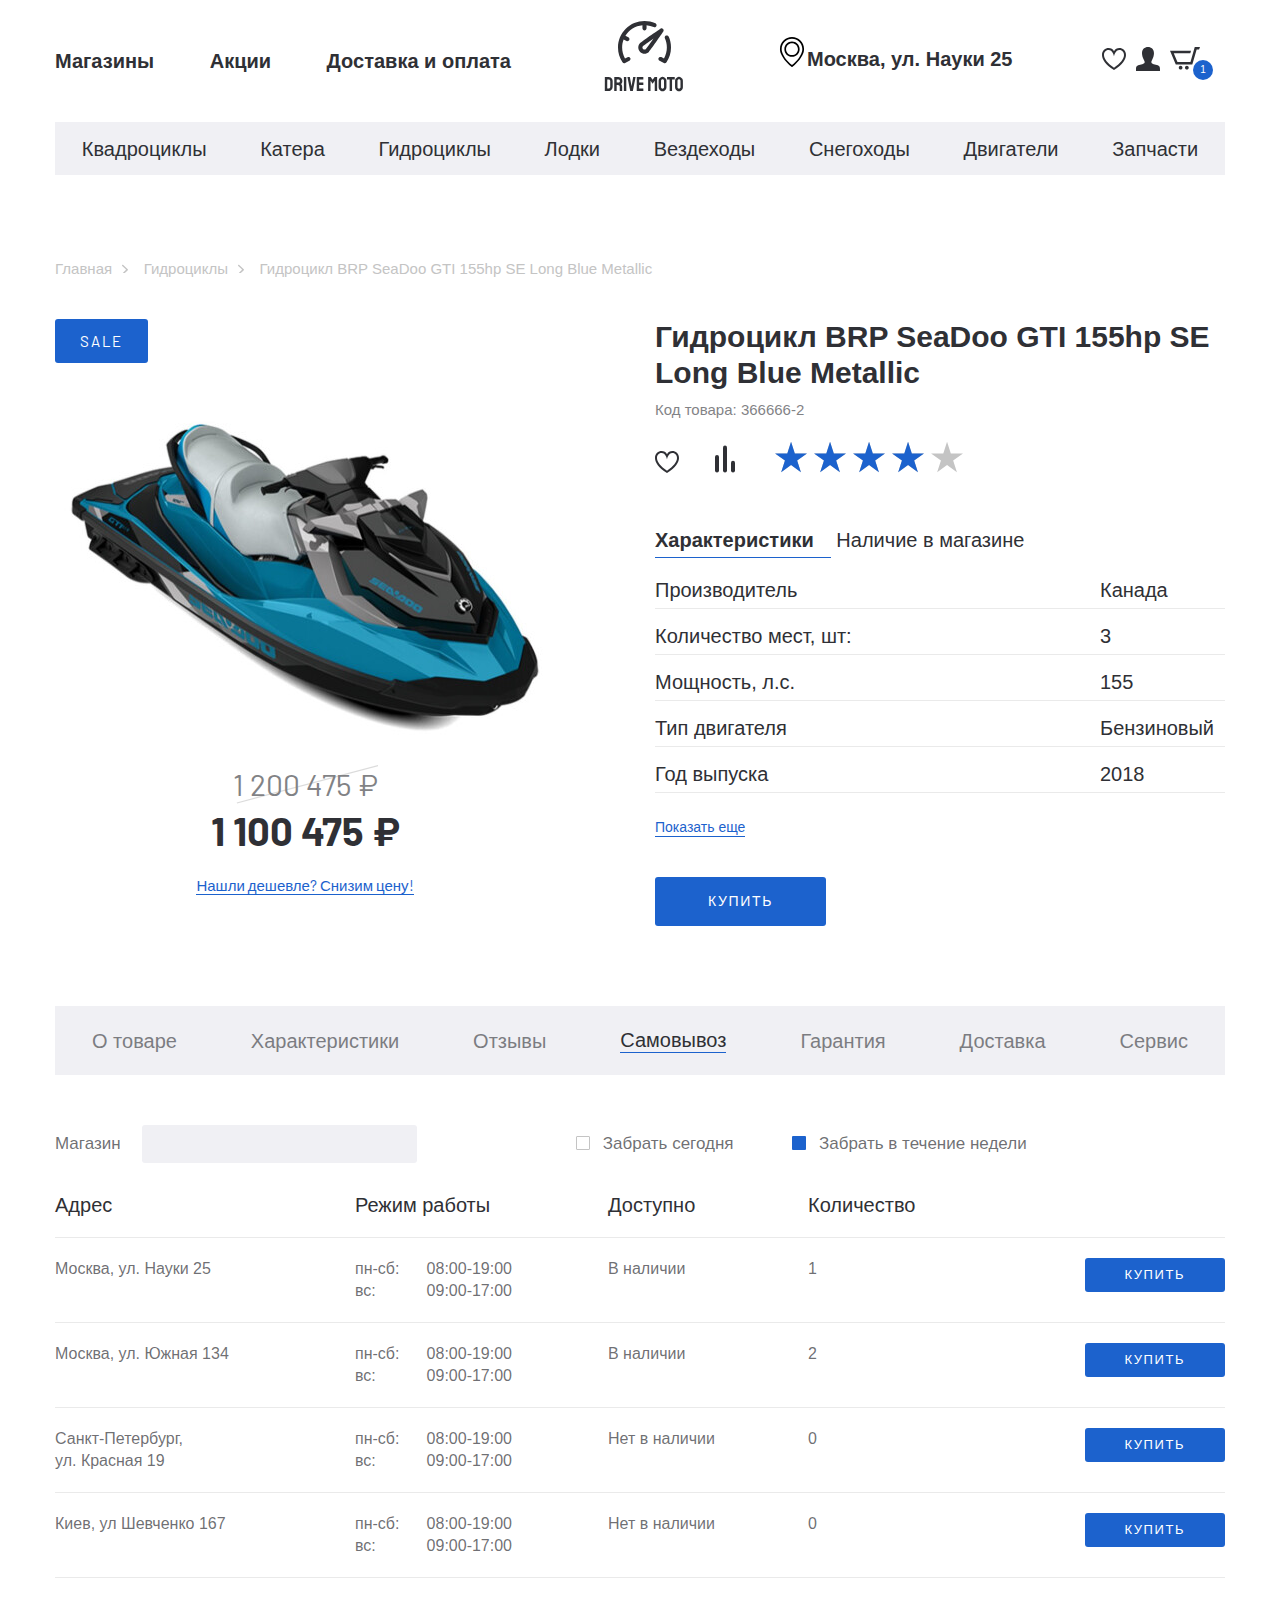
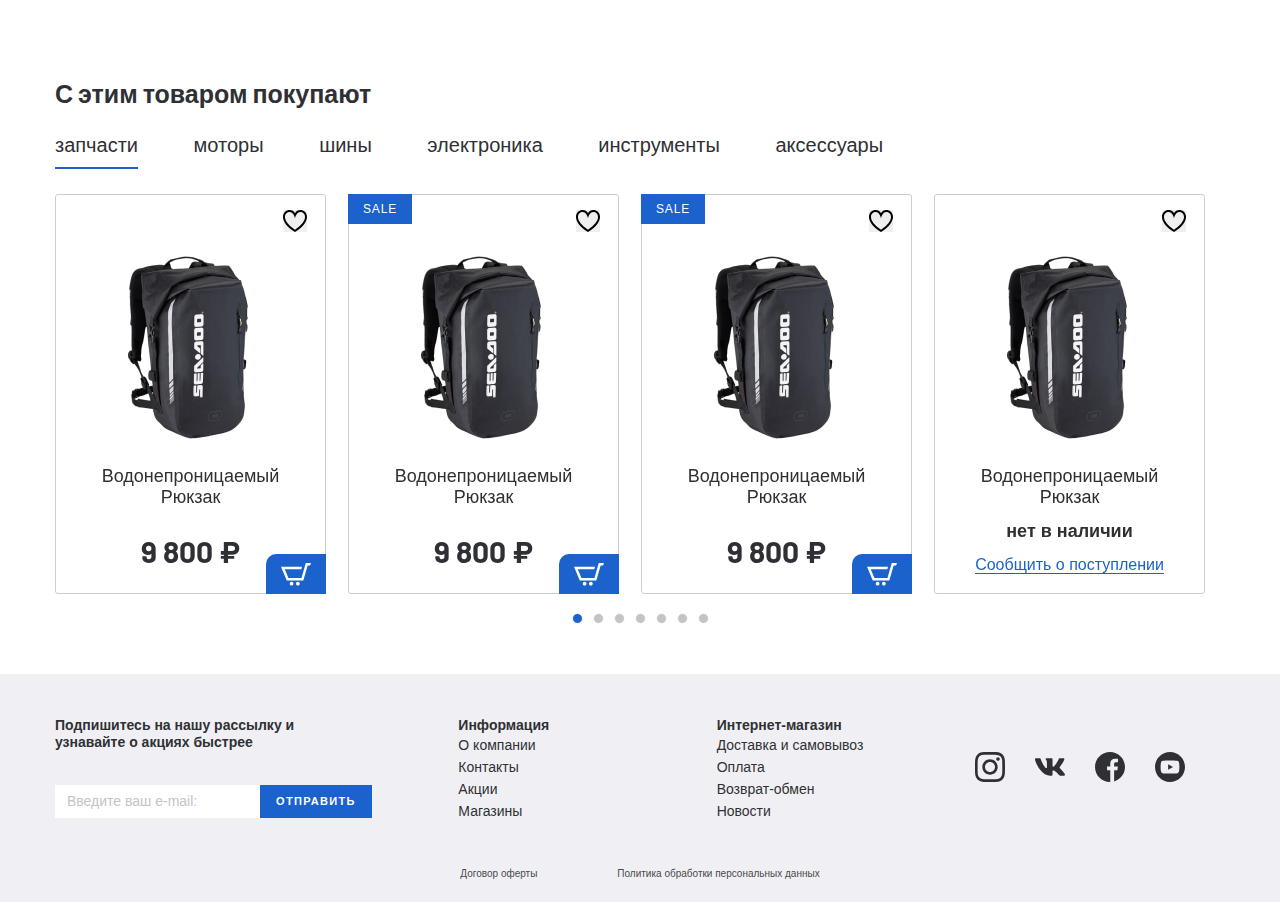
<file: product-page.html>
<!DOCTYPE html>
<html lang="ru">

<head>
  <meta charset="UTF-8" />
  <meta name="viewport" content="width=device-width, initial-scale=1.0" />
  <title>Document</title>
  <link href="https://fonts.googleapis.com/css2?family=Barlow:wght@400;700&display=swap" rel="stylesheet">
  <link rel="preconnect" href="https://fonts.gstatic.com">
  <link rel="stylesheet" href="css/normalize.css">
  <link rel="stylesheet" href="css/slick.css">
  <link rel="stylesheet" href="css/fonts.css">
  <link rel="stylesheet" href="css/ion.rangeSlider.min.css">
  <link rel="stylesheet" href="css/jquery.formstyler.css">
  <link rel="stylesheet" href="css/jquery.formstyler.theme.css">
  <link rel="stylesheet" href="css/jquery.rateyo.min.css">
  <link rel="stylesheet" href="css/style.css">
  <link rel="stylesheet" href="css/media.css">
</head>

<body>
  <header class="header">
    <div class="header__top">
      <div class="container">
        <div class="header__top-inner">
          <nav class="menu">
            <button class="menu__btn">
              <div class="menu__btn-line"></div>
              <div class="menu__btn-line"></div>
              <div class="menu__btn-line"></div>
            </button>
            <ul class="menu__list">
              <li class="menu__item">
                <a class="menu__link" href="#">Магазины </a>
              </li>
              <li class="menu__item">
                <a class="menu__link" href="#">Акции </a>
              </li>
              <li class="menu__item">
                <a class="menu__link" href="#">Доставка и оплата </a>
              </li>
            </ul>
          </nav>
          <a class="logo" href="#">
            <img class="logo__img" src="./img/logo.svg" alt="logo" />
          </a>
          <div class="header__box">
            <p class="header__adress">Москва, ул. Науки 25</p>
            <ul class="user-list">
              <li class="user-list__item">
                <a class="user-list__link" href="#">
                  <img src="./img/heart.svg" alt="heart">
                </a>
              </li>
              <li class="user-list__item">
                <a class="user-list__link" href="#">
                  <img src="./img/user.svg" alt="user">
                </a>
              </li>
              <li class="user-list__item">
                <a class="user-list__link basket" href="#">
                  <img src="./img/basket.svg" alt="basket">
                  <p class="basket__num">1</p>
                </a>
              </li>
            </ul>
          </div>
        </div>
      </div>
    </div>
    <ul class="menu-mobile-list">
      <li class="menu-mobile__item">
        <a class="menu-mobile__link" href="#">
          <img class="menu-mobile__img" src="img/user.svg" alt="">
          <p>Войти</p>
        </a>
      </li>
      <li class="menu-mobile__item">
        <a class="menu-mobile__link" href="#">
          <img class="menu-mobile__img" src="img/user.svg" alt="">
          <p>Регистрация</p>
        </a>
      </li>
      <li class="menu-mobile__item">
        <a class="menu-mobile__link" href="#">
          <img class="menu-mobile__img" src="img/heart.svg" alt="">
          <p>Избранное</p>
        </a>
      </li>
      <li class="menu-mobile__item">
        <a class="menu-mobile__link" href="#">
          <img class="menu-mobile__img" src="img/basket.svg" alt="">
          <p>Корзина</p>
        </a>
      </li>
      <li class="menu-mobile__item">
        <a class="menu-mobile__link" href="#">
          <img class="menu-mobile__img" src="img/house.svg" alt="">
          <p>Магазины</p>
        </a>
      </li>
      <li class="menu-mobile__item">
        <a class="menu-mobile__link" href="#">
          <img class="menu-mobile__img" src="img/procent.svg" alt="">
          <p>Акции</p>
        </a>
      </li>
      <li class="menu-mobile__item">
        <a class="menu-mobile__link" href="#">
          <img class="menu-mobile__img" src="img/box.svg" alt="">
          <p>Доставка и оплата</p>
        </a>
      </li>
      <li class="menu-mobile__item">
        <a class="menu-mobile__link" href="#">
          <p>Квадроциклы</p>
        </a>
      </li>
      <li class="menu-mobile__item">
        <a class="menu-mobile__link" href="#">
          <p>Катера</p>
        </a>
      </li>
      <li class="menu-mobile__item">
        <a class="menu-mobile__link" href="#">
          <p>Гидроциклы</p>
        </a>
      </li>
      <li class="menu-mobile__item">
        <a class="menu-mobile__link" href="#">
          <p>Лодки</p>
        </a>
      </li>
      <li class="menu-mobile__item">
        <a class="menu-mobile__link" href="#">
          <p>Вездеходы</p>
        </a>
      </li>
      <li class="menu-mobile__item">
        <a class="menu-mobile__link" href="#">
          <p>Снегоходы</p>
        </a>
      </li>
      <li class="menu-mobile__item">
        <a class="menu-mobile__link" href="#">
          <p>Двигатели</p>
        </a>
      </li>
      <li class="menu-mobile__item">
        <a class="menu-mobile__link" href="#">
          <p>Запчасти</p>
        </a>
      </li>
    </ul>
    <div class="menu__mobile-linewrepper">
      <ul class="menu__mobile-line">
        <li class="menu__item">
          <a class="menu__link" href="#">Магазины </a>
        </li>
        <li class="menu__item">
          <a class="menu__link" href="#">Акции </a>
        </li>
        <li class="menu__item">
          <a class="menu__link" href="#">Доставка и оплата </a>
        </li>
      </ul>
    </div>


    <div class="header__bottom">
      <div class="container">
        <ul class="menu-category">
          <li class="menu-category__item">
            <a class="menu-category__link" href="#">Квадроциклы</a>
          </li>
          <li class="menu-category__item">
            <a class="menu-category__link" href="#">Катера</a>
          </li>
          <li class="menu-category__item">
            <a class="menu-category__link" href="#">Гидроциклы</a>
          </li>
          <li class="menu-category__item">
            <a class="menu-category__link" href="#">Лодки</a>
          </li>
          <li class="menu-category__item">
            <a class="menu-category__link" href="#">Вездеходы</a>
          </li>
          <li class="menu-category__item">
            <a class="menu-category__link" href="#">Снегоходы</a>
          </li>
          <li class="menu-category__item">
            <a class="menu-category__link" href="#">Двигатели</a>
          </li>
          <li class="menu-category__item">
            <a class="menu-category__link" href="#">Запчасти</a>
          </li>
        </ul>
      </div>
    </div>
  </header>

  <div class="breadcrubs">
    <div class="container">
      <div class="breadcrumbs__inner">
        <ul class="bradcrumbs__list mobile-overflow">
          <li class="bradcrumbs__list-item">
            <a href="#">Главная</a>
          </li>
          <li class="bradcrumbs__list-item">
            <span>Гидроциклы</span>
          </li>
          <li class="bradcrumbs__list-item">
            <span>Гидроцикл BRP SeaDoo GTI 155hp SE Long Blue Metallic</span>
          </li>
        </ul>
      </div>
    </div>
  </div>


  <section class="product-card">
    <div class="container">
      <div class="product-card__inner">
        <div class="product-card__img-box product-item--sale">
          <img class="product-card__img" src="./img/contant/gidrotsikl-large.png" alt="">
          <p class="product-card__price-old">1 200 475 ₽</p>
          <p class="product-card__price-new">1 100 475 ₽</p>
          <a class="product-card__link" href="#">Нашли дешевле? Снизим цену!</a>
          <div class="product-card__btn product-card__btn-mobile">
            <button>купить</button>
          </div>
        </div>

        <div class="product-card__contant">
          <h1 class="product-card__tile">Гидроцикл BRP SeaDoo GTI 155hp SE Long Blue Metallic</h1>
          <p class="product-card__code">Код товара: 366666-2 </p>
          <div class="product-card__buttons">
            <a class="product-card__icon-favorite" href="#">
              <img src="img/heart.svg" alt="">
            </a>
            <a class="product-card__icon-comparsion" href="#">
              <img src="img/comparsion.svg" alt="">
            </a>
            <a class="rate" href="#">
              <div class="rate-yo" data-rateyo-rating="4"></div>
            </a>
          </div>
          <div class="tabs-wrapper product-card__tabs">
            <div class="tabs">
              <a class="tab product-card__tab tab--active" href="#product-1">Характеристики</a>
              <a class="tab" href="#product-2">Наличие в магазине</a>
            </div>
            <div class="tabs-container">
              <div id="product-1" class="tabs-content product-card__tab-content tabs-content--active">
                <ul class="product-card__list">
                  <li class="product-card__item">
                    <div class="product-card__item-left">Производитель</div>
                    <div class="product-card__item-right">Канада</div>
                  </li>
                  <li class="product-card__item">
                    <div class="product-card__item-left">Количество мест, шт: </div>
                    <div class="product-card__item-right">3</div>
                  </li>
                  <li class="product-card__item">
                    <div class="product-card__item-left">Мощность, л.с.</div>
                    <div class="product-card__item-right">155</div>
                  </li>
                  <li class="product-card__item">
                    <div class="product-card__item-left">Тип двигателя</div>
                    <div class="product-card__item-right">Бензиновый</div>
                  </li>
                  <li class="product-card__item">
                    <div class="product-card__item-left">Год выпуска</div>
                    <div class="product-card__item-right">2018</div>
                  </li>
                </ul>
                <a class="product-card__more" href="#">Показать еще</a>
                <div class="product-card__btn">
                  <button>купить</button>
                </div>
              </div>
              <div id="product-2" class="tabs-content">content-2</div>
            </div>
          </div>
        </div>

      </div>
    </div>
  </section>

  <section class="card__tabs">
    <div class="container">
      <div class="tabs-wrapper">
        <div class="tabs card__tab-box mobile-overflow">
          <a class="tab card__tab" href="#product-card__tabs-1">О товаре</a>
          <a class="tab card__tab" href="#product-card__tabs-2">Характеристики</a>
          <a class="tab card__tab" href="#product-card__tabs-3">Отзывы</a>
          <a class="tab card__tab tab--active" href="#product-card__tabs-4">Самовывоз</a>
          <a class="tab card__tab" href="#product-card__tabs-7">Гарантия</a>
          <a class="tab card__tab" href="#product-card__tabs-5">Доставка</a>
          <a class="tab card__tab" href="#product-card__tabs-6">Cервис</a>
        </div>
      </div>
      <div class="tabs-container">
        <div id="product-card__tabs-1" class="card__tab-content tabs-content">content</div>
        <div id="product-card__tabs-2" class="card__tab-content tabs-content">content</div>
        <div id="product-card__tabs-3" class="card__tab-content tabs-content">content</div>
        <div id="product-card__tabs-4" class="card__tab-content tabs-content tabs-content--active">
          <form>
            <div class="card__top-line">
              <label class="card__label-search">
                Магазин
                <input class="card__input-search" type="text">
              </label>
              <label class="card__label-pickup">
                <input class="filter-style" type="radio" name="pickup">
                Забрать сегодня
              </label>
              <label class="card__label-pickup">
                <input class="filter-style" type="radio" name="pickup" checked>
                Забрать в течение недели
              </label>
            </div>
            <ul class="card__list">
              <li class="card__list-item card__list-itemtitle">
                <div class="card__list-address">Адрес</div>
                <div class="card__list-workhours">Режим работы</div>
                <div class="card__list-available">Доступно</div>
                <div class="card__list-num">Количество</div>
                <div class="card__list-btn"></div>
              </li>
              <li class="card__list-item">
                <div class="card__list-address">Москва, ул. Науки 25</div>
                <div class="card__list-workhours">
                  <div class="workhours">
                    <span>пн-сб:</span><span>08:00-19:00</span>
                  </div>
                  <div class="workhours">
                    <span>вс:</span><span>09:00-17:00</span>
                  </div>
                </div>
                <div class="card__list-available">В наличии</div>
                <div class="card__list-num">1</div>
                <div class="card__list-btn">
                  <button type="submit">купить</button>
                </div>
              </li>

              <li class="card__list-item">
                <div class="card__list-address">Москва, ул. Южная 134</div>
                <div class="card__list-workhours">
                  <div class="workhours">
                    <span>пн-сб:</span><span>08:00-19:00</span>
                  </div>
                  <div class="workhours">
                    <span>вс:</span><span>09:00-17:00</span>
                  </div>
                </div>
                <div class="card__list-available">В наличии</div>
                <div class="card__list-num">2</div>
                <div class="card__list-btn">
                  <button type="submit">купить</button>
                </div>
              </li>

              <li class="card__list-item">
                <div class="card__list-address">Санкт-Петербург,<br>
                  ул. Красная 19</div>
                <div class="card__list-workhours">
                  <div class="workhours">
                    <span>пн-сб:</span><span>08:00-19:00</span>
                  </div>
                  <div class="workhours">
                    <span>вс:</span><span>09:00-17:00</span>
                  </div>
                </div>
                <div class="card__list-available">Нет в наличии</div>
                <div class="card__list-num">0</div>
                <div class="card__list-btn">
                  <button type="submit">купить</button>
                </div>
              </li>

              <li class="card__list-item">
                <div class="card__list-address">Киев, ул Шевченко 167</div>
                <div class="card__list-workhours">
                  <div class="workhours">
                    <span>пн-сб:</span><span>08:00-19:00</span>
                  </div>
                  <div class="workhours">
                    <span>вс:</span><span>09:00-17:00</span>
                  </div>
                </div>
                <div class="card__list-available">Нет в наличии</div>
                <div class="card__list-num">0</div>
                <div class="card__list-btn">
                  <button type="submit">купить</button>
                </div>
              </li>
            </ul>
          </form>
        </div>
        <div id="product-card__tabs-5" class="card__tab-content tabs-content">content</div>
        <div id="product-card__tabs-6" class="card__tab-content tabs-content">content</div>
        <div id="product-card__tabs-7" class="card__tab-content tabs-content">content</div>
      </div>
    </div>
  </section>

  <section class="products">
    <div class="container">
      <div class="products__inner">
        <h3 class="product__title">С этим товаром покупают</h3>
        <div class="tabs-wrapper">
          <div class="tabs products__tabs mobile-overflow">
            <a class="tab product__tab tab--active" href="#popular-tab-1">запчасти</a>
            <a class="tab product__tab" href="#popular-tab-2">моторы</a>
            <a class="tab product__tab" href="#popular-tab-3">шины </a>
            <a class="tab product__tab" href="#popular-tab-4">электроника</a>
            <a class="tab product__tab" href="#popular-tab-5">инструменты</a>
            <a class="tab product__tab" href="#popular-tab-6">аксессуары </a>
          </div>
        </div>
        <div class="tabs__container products__container">
          <div id="popular-tab-1" class="tabs-content products__content tabs-content--active">
            <div class="product-slider">
              <div class="product-slider__item">
                <div class="product-item__wrapper">
                  <button class="product-item__favorite"></button>
                  <button class="product-item__basket">
                    <img src="img/basket-white.svg" alt="basket">
                  </button>
                  <a class="product-item__notify-link" href="#">
                    <span>Сообщить о поступлении</span>
                  </a>
                  <a class="product-item" href="#">
                    <p class="product-item__hover-text">посмотреть товар</p>
                    <img class="product-item__img" src="img/contant/product-1.png" alt="">
                    <h4 class="product-item__title">
                      Водонепроницаемый
                      Рюкзак
                    </h4>
                    <p class="price product-item__price">
                      9 800 ₽
                    </p>
                    <p class="product-item__notify-text">
                      нет в наличии
                    </p>
                  </a>
                </div>
              </div>
              <div class="product-slider__item">
                <div class="product-item__wrapper">
                  <button class="product-item__favorite"></button>
                  <button class="product-item__basket">
                    <img src="img/basket-white.svg" alt="basket">
                  </button>
                  <a class="product-item__notify-link" href="#">
                    <span>Сообщить о поступлении</span>
                  </a>
                  <a class="product-item product-item--sale" href="#">
                    <p class="product-item__hover-text">посмотреть товар</p>
                    <img class="product-item__img" src="img/contant/product-1.png" alt="">
                    <h4 class="product-item__title">
                      Водонепроницаемый
                      Рюкзак
                    </h4>
                    <p class="price product-item__price">
                      9 800 ₽
                    </p>
                    <p class="product-item__notify-text">
                      нет в наличии
                    </p>
                  </a>
                </div>
              </div>
              <div class="product-slider__item">
                <div class="product-item__wrapper">
                  <button class="product-item__favorite"></button>
                  <button class="product-item__basket">
                    <img src="img/basket-white.svg" alt="basket">
                  </button>
                  <a class="product-item__notify-link" href="#">
                    <span>Сообщить о поступлении</span>
                  </a>
                  <a class="product-item product-item--sale" href="#">
                    <p class="product-item__hover-text">посмотреть товар</p>
                    <img class="product-item__img" src="img/contant/product-1.png" alt="">
                    <h4 class="product-item__title">
                      Водонепроницаемый
                      Рюкзак
                    </h4>
                    <p class="price product-item__price">
                      9 800 ₽
                    </p>
                    <p class="product-item__notify-text">
                      нет в наличии
                    </p>
                  </a>
                </div>
              </div>
              <div class="product-slider__item">
                <div class="product-item__wrapper product-item__not-available">
                  <button class="product-item__favorite"></button>
                  <button class="product-item__basket">
                    <img src="img/basket-white.svg" alt="basket">
                  </button>
                  <a class="product-item__notify-link" href="#">
                    <span>Сообщить о поступлении</span>
                  </a>
                  <a class="product-item" href="#">
                    <p class="product-item__hover-text">посмотреть товар</p>
                    <img class="product-item__img" src="img/contant/product-1.png" alt="">
                    <h4 class="product-item__title">
                      Водонепроницаемый
                      Рюкзак
                    </h4>
                    <p class="price product-item__price">
                      9 800 ₽
                    </p>
                    <p class="product-item__notify-text">
                      нет в наличии
                    </p>
                  </a>
                </div>
              </div>
              <div class="product-slider__item">
                <div class="product-item__wrapper">
                  <button class="product-item__favorite"></button>
                  <button class="product-item__basket">
                    <img src="img/basket-white.svg" alt="basket">
                  </button>
                  <a class="product-item__notify-link" href="#">
                    <span>Сообщить о поступлении</span>
                  </a>
                  <a class="product-item" href="#">
                    <p class="product-item__hover-text">посмотреть товар</p>
                    <img class="product-item__img" src="img/contant/product-1.png" alt="">
                    <h4 class="product-item__title">
                      Водонепроницаемый
                      Рюкзак
                    </h4>
                    <p class="price product-item__price">
                      9 800 ₽
                    </p>
                    <p class="product-item__notify-text">
                      нет в наличии
                    </p>
                  </a>
                </div>
              </div>
              <div class="product-slider__item">
                <div class="product-item__wrapper">
                  <button class="product-item__favorite"></button>
                  <button class="product-item__basket">
                    <img src="img/basket-white.svg" alt="basket">
                  </button>
                  <a class="product-item__notify-link" href="#">
                    <span>Сообщить о поступлении</span>
                  </a>
                  <a class="product-item product-item--sale" href="#">
                    <p class="product-item__hover-text">посмотреть товар</p>
                    <img class="product-item__img" src="img/contant/product-1.png" alt="">
                    <h4 class="product-item__title">
                      Водонепроницаемый
                      Рюкзак
                    </h4>
                    <p class="price product-item__price">
                      9 800 ₽
                    </p>
                    <p class="product-item__notify-text">
                      нет в наличии
                    </p>
                  </a>
                </div>
              </div>
              <div class="product-slider__item">
                <div class="product-item__wrapper">
                  <button class="product-item__favorite"></button>
                  <button class="product-item__basket">
                    <img src="img/basket-white.svg" alt="basket">
                  </button>
                  <a class="product-item__notify-link" href="#">
                    <span>Сообщить о поступлении</span>
                  </a>
                  <a class="product-item product-item--sale" href="#">
                    <p class="product-item__hover-text">посмотреть товар</p>
                    <img class="product-item__img" src="img/contant/product-1.png" alt="">
                    <h4 class="product-item__title">
                      Водонепроницаемый
                      Рюкзак
                    </h4>
                    <p class="price product-item__price">
                      9 800 ₽
                    </p>
                    <p class="product-item__notify-text">
                      нет в наличии
                    </p>
                  </a>
                </div>
              </div>
            </div>
          </div>
          <div id="popular-tab-2" class="tabs-content products__content">
            <div class="product-slider">
              <div class="product-slider__item">
                <div class="product-item__wrapper">
                  <button class="product-item__favorite"></button>
                  <button class="product-item__basket">
                    <img src="img/basket-white.svg" alt="basket">
                  </button>
                  <a class="product-item__notify-link" href="#">
                    <span>Сообщить о поступлении</span>
                  </a>
                  <a class="product-item" href="#">
                    <p class="product-item__hover-text">посмотреть товар</p>
                    <img class="product-item__img" src="img/contant/product-1.png" alt="">
                    <h4 class="product-item__title">
                      Водонепроницаемый
                      Рюкзак
                    </h4>
                    <p class="price product-item__price">
                      9 800 ₽
                    </p>
                    <p class="product-item__notify-text">
                      нет в наличии
                    </p>
                  </a>
                </div>
              </div>
              <div class="product-slider__item">
                <div class="product-item__wrapper">
                  <button class="product-item__favorite"></button>
                  <button class="product-item__basket">
                    <img src="img/basket-white.svg" alt="basket">
                  </button>
                  <a class="product-item__notify-link" href="#">
                    <span>Сообщить о поступлении</span>
                  </a>
                  <a class="product-item product-item--sale" href="#">
                    <p class="product-item__hover-text">посмотреть товар</p>
                    <img class="product-item__img" src="img/contant/product-1.png" alt="">
                    <h4 class="product-item__title">
                      Водонепроницаемый
                      Рюкзак
                    </h4>
                    <p class="price product-item__price">
                      9 800 ₽
                    </p>
                    <p class="product-item__notify-text">
                      нет в наличии
                    </p>
                  </a>
                </div>
              </div>
              <div class="product-slider__item">
                <div class="product-item__wrapper">
                  <button class="product-item__favorite"></button>
                  <button class="product-item__basket">
                    <img src="img/basket-white.svg" alt="basket">
                  </button>
                  <a class="product-item__notify-link" href="#">
                    <span>Сообщить о поступлении</span>
                  </a>
                  <a class="product-item product-item--sale" href="#">
                    <p class="product-item__hover-text">посмотреть товар</p>
                    <img class="product-item__img" src="img/contant/product-1.png" alt="">
                    <h4 class="product-item__title">
                      Водонепроницаемый
                      Рюкзак
                    </h4>
                    <p class="price product-item__price">
                      9 800 ₽
                    </p>
                    <p class="product-item__notify-text">
                      нет в наличии
                    </p>
                  </a>
                </div>
              </div>
              <div class="product-slider__item">
                <div class="product-item__wrapper product-item__not-available">
                  <button class="product-item__favorite"></button>
                  <button class="product-item__basket">
                    <img src="img/basket-white.svg" alt="basket">
                  </button>
                  <a class="product-item__notify-link" href="#">
                    <span>Сообщить о поступлении</span>
                  </a>
                  <a class="product-item" href="#">
                    <p class="product-item__hover-text">посмотреть товар</p>
                    <img class="product-item__img" src="img/contant/product-1.png" alt="">
                    <h4 class="product-item__title">
                      Водонепроницаемый
                      Рюкзак
                    </h4>
                    <p class="price product-item__price">
                      9 800 ₽
                    </p>
                    <p class="product-item__notify-text">
                      нет в наличии
                    </p>
                  </a>
                </div>
              </div>
              <div class="product-slider__item">
                <div class="product-item__wrapper">
                  <button class="product-item__favorite"></button>
                  <button class="product-item__basket">
                    <img src="img/basket-white.svg" alt="basket">
                  </button>
                  <a class="product-item__notify-link" href="#">
                    <span>Сообщить о поступлении</span>
                  </a>
                  <a class="product-item" href="#">
                    <p class="product-item__hover-text">посмотреть товар</p>
                    <img class="product-item__img" src="img/contant/product-1.png" alt="">
                    <h4 class="product-item__title">
                      Водонепроницаемый
                      Рюкзак
                    </h4>
                    <p class="price product-item__price">
                      9 800 ₽
                    </p>
                    <p class="product-item__notify-text">
                      нет в наличии
                    </p>
                  </a>
                </div>
              </div>
              <div class="product-slider__item">
                <div class="product-item__wrapper">
                  <button class="product-item__favorite"></button>
                  <button class="product-item__basket">
                    <img src="img/basket-white.svg" alt="basket">
                  </button>
                  <a class="product-item__notify-link" href="#">
                    <span>Сообщить о поступлении</span>
                  </a>
                  <a class="product-item product-item--sale" href="#">
                    <p class="product-item__hover-text">посмотреть товар</p>
                    <img class="product-item__img" src="img/contant/product-1.png" alt="">
                    <h4 class="product-item__title">
                      Водонепроницаемый
                      Рюкзак
                    </h4>
                    <p class="price product-item__price">
                      9 800 ₽
                    </p>
                    <p class="product-item__notify-text">
                      нет в наличии
                    </p>
                  </a>
                </div>
              </div>
              <div class="product-slider__item">
                <div class="product-item__wrapper">
                  <button class="product-item__favorite"></button>
                  <button class="product-item__basket">
                    <img src="img/basket-white.svg" alt="basket">
                  </button>
                  <a class="product-item__notify-link" href="#">
                    <span>Сообщить о поступлении</span>
                  </a>
                  <a class="product-item product-item--sale" href="#">
                    <p class="product-item__hover-text">посмотреть товар</p>
                    <img class="product-item__img" src="img/contant/product-1.png" alt="">
                    <h4 class="product-item__title">
                      Водонепроницаемый
                      Рюкзак
                    </h4>
                    <p class="price product-item__price">
                      9 800 ₽
                    </p>
                    <p class="product-item__notify-text">
                      нет в наличии
                    </p>
                  </a>
                </div>
              </div>
            </div>
          </div>

          <div id="popular-tab-3" class="tabs-content products__content">slider-3</div>
          <div id="popular-tab-4" class="tabs-content products__content">slider-4</div>
          <div id="popular-tab-5" class="tabs-content products__content">slider-5</div>
          <div id="popular-tab-6" class="tabs-content products__content">slider-6</div>
        </div>
      </div>
    </div>
  </section>

  <footer class="footer">
    <div class="container">
      <div class="footer__top">
        <div class="footer__top-inner">
          <div class="footer__top-item footer__top-newslatter">
            <h6 class="footer__top-title">
              Подпишитесь на нашу рассылку
              и узнавайте о акциях быстрее
            </h6>
            <form class="footer-form">
              <input class="footer-form__input" type="text" placeholder="Введите ваш e-mail:">
              <button class="footer-form__btn" type="submit">Отправить</button>
            </form>
          </div>
          <div class="footer__top-item footer__top-itemdrop">
            <h6 class="footer__top-title footer__topdrop">Информация</h6>
            <ul class="footer-list">
              <li class="footer-list__item"><a href="#">О компании</a></li>
              <li class="footer-list__item"><a href="#">Контакты</a></li>
              <li class="footer-list__item"><a href="#">Акции</a></li>
              <li class="footer-list__item"><a href="#">Магазины</a></li>
            </ul>
          </div>
          <div class="footer__top-item">
            <h6 class="footer__top-title footer__topdrop">Интернет-магазин</h6>
            <ul class="footer-list">
              <li class="footer-list__item"><a href="#">Доставка и самовывоз</a></li>
              <li class="footer-list__item"><a href="#">Оплата</a></li>
              <li class="footer-list__item"><a href="#">Возврат-обмен</a></li>
              <li class="footer-list__item"><a href="#">Новости</a></li>
            </ul>
          </div>
          <div class="footer__top-item footer__top-social">
            <ul class="social-list">
              <li class="social-list__item"><a href="#">
                  <img src="img/instagram.svg" alt="instagram">
                </a></li>
              <li class="social-list__item"><a href="#">
                  <img src="img/vk.svg" alt="vk">
                </a></li>
              <li class="social-list__item"><a href="#">
                  <img src="img/facebook.svg" alt="facebook">
                </a></li>
              <li class="social-list__item"><a href="#">
                  <img src="img/youtube.svg" alt="yotube">
                </a></li>
            </ul>
          </div>
        </div>
      </div>
      <div class="footer__bottom">
        <a class="footer__bottom-link" href="#">
          Договор оферты
        </a>
        <a class="footer__bottom-link" href="#">
          Политика обработки персональных данных
        </a>
      </div>
    </div>

  </footer>



  <script src="https://ajax.googleapis.com/ajax/libs/jquery/3.5.1/jquery.min.js"></script>
  <script src="./js/slick.min.js"></script>
  <script src="./js/ion.rangeSlider.min.js"></script>
  <script src="./js/jquery.formstyler.min.js"></script>
  <script src="./js/jquery.rateyo.min.js"></script>
  <script src="./js/main.js"></script>


</body>

</html>
</file>
<file: css/fonts.css>
@font-face{
    font-family:'SFProDisplay-Regular', sans-serif;
    src: url('../fonts/SFProDisplay-Regular.woff2'),
         url('../fonts/SFProDisplay-Regular.woff');
    font-weight: 400;
    font-style: normal;
    font-display: swap;
}

@font-face{
    font-family:'SFProDisplay-Medium', sans-serif;
    src: url('../fonts/SFProDisplay-Medium.woff2'),
         url('../fonts/SFProDisplay-Medium.woff');
    font-weight: 500;
    font-style: normal;
    font-display: swap;
}

@font-face{
    font-family:'SFProDisplay-Semibold', sans-serif;
    src: url('../fonts/SFProDisplay-Semibold.woff2'),
         url('../fonts/SFProDisplay-Semibold.woff');
    font-weight: 600;
    font-style: normal;
    font-display: swap;
}

@font-face{
    font-family:'SFProDisplay-Bold', sans-serif;
    src: url('../fonts/SFProDisplay-Bold.woff2'),
         url('../fonts/SFProDisplay-Bold.woff');
    font-weight: 700;
    font-style: normal;
    font-display: swap;
}
</file>
<file: css/style.css>
html {
  box-sizing: border-box;
}

*, *::before, *::after {
  box-sizing: inherit;
}

a {
  text-decoration: none;
  color: inherit;
  display: inline-block;
}

ul,
li {
  margin: 0;
  padding: 0;
  list-style: none;
}

h1, h2, h3, h4, h5, h6 {
  margin: 0;
}

p {
  margin: 0;
}

body {
  color: #2F3035;
  font-family: 'SFProDisplay-Regular', sans-serif;
  font-size: 20px;
  line-height: 24px;
  font-weight: 400;
  overflow-x: hidden;
  min-width: 320px;
}

.container {
  max-width: 1200px;
  padding: 0 15px;
  margin: 0 auto;
}

.page-section {
  margin-bottom: 80px;
}

.header__top-inner {
  display: flex;
  justify-content: space-between;
  align-items: center;
  min-height: 122px;
  font-family: 'SFProDisplay-Bold', sans-serif;
  font-weight: 700;
}

.menu__item {
  display: inline-block;
}

.menu__item + .menu__item {
  padding-left: 50px;
}

.header__box {
    display: flex;
}

.menu__btn {
  display: none;
}

.header__adress {
   width: 265px;
   margin-right: 60px;
   padding-left: 30px;
   position: relative;
}

.header__adress::before {
  content: "";
  position: absolute;
  background-image: url(../img/location.svg);
  width: 30px;
  height: 30px;
  left: 0;
  top: -10px;
}

.menu-mobile-list {
  width: 243px;
  transform: translateX(-100%);
  transition: all .3s;
  position: absolute;
  z-index: 10;
  background-color: #fff;
}

.menu-mobile-list--active {
  transform: translateX(0);
  box-shadow: 0px 0px 20px rgba(0, 0, 0, 0.15);
}

.menu__mobile-linewrepper {
  display: none;
}

.menu-mobile__item {
  position: relative;
  border-bottom: 1px solid rgba(0, 0, 0, 0.1);
}

.menu-mobile__link {
  display: block;
  padding-left: 53px;
  padding-top: 36px;
}

.menu-mobile__img {
  position: absolute;
  left: 11px;
  bottom: 0;
}

.user-list {
  display: flex;
  align-items: center;
  margin-right: 15px;
}

.user-list__item {
  display: inline-block;
  padding-right: 10px;
}

.basket {
  position: relative;
}

.basket__num {
  position: absolute;
  bottom: -5px;
  right: -13px;
  font-family: 'SFProDisplay-Medium', sans-serif;
  color: #ffffff;
  font-size: 10px;
  font-weight: 500;
  line-height: 20px;
  width: 20px;
  height: 20px;
  background-color: #1C62CD;
  border-radius: 50%;
  text-align: center;
}

.header__bottom {
  margin-bottom: 80px;
}

.menu-category {
  display: flex;
  justify-content: space-around;
  align-items: center;
  min-height: 53px;
  background-color: #F0F0F4;
}

.menu-category__item {
  position: relative;
}

.menu-category__link {
  font-weight: 400;
  padding: 15px 0 14px;
  position: relative;
}

.menu-category__link::before {
  content: "";
  position: absolute;
  width: 0;
  left: auto;
  right: 0;
  bottom: 0;
  transition: all .3s;
  background-color:#1C62CD;
  height: 3px;
}

.menu-category__link:hover {
  color: #000000;
}

.menu-category__link:hover::before {
  width: 100%;
  right: auto;
  left: 0;
}

.banner-section__inner {
  display: flex;
  justify-content: space-between;
}

.banner-section__slider {
  max-width: 870px;
}

.banner-section__slider-btn,
.product-slider__slider-btn {
  position: absolute;
  top: 50%;
  transform: translateY(-50%);
  background-color: transparent;
  border: none;
  margin: 0;
  padding: 0;
  z-index: 5;
  cursor: pointer;
}

.banner-section__slider-btnprev {
  left: 20px;
}

.banner-section__slider-btnnext {
  right: 20px;
}

.slick-dots {
  position: absolute;
  bottom: 40px;
  left: 0;
  right: 0;
  text-align: center;
}

.slick-dots li {
  display: inline-block;
  padding: 0 5px;
}


.slick-dots button {
  font-size: 0;
  padding: 0;
  margin: 0;
  width: 11px;
  height: 11px;
  border-radius: 50%;
  border: 1px solid white;
  background-color: transparent;
}

.slick-dots .slick-active button {
  background-color: #fff;
}

.slick-active li button {
  background-color: #fff;
}

.sale-item {
  display: flex;
  flex-direction: column;
  justify-content: space-between;
  max-width: 265px;
  text-align: center;
  border: 1px solid #CDCDCD;
  border-radius: 3px;
}

.sale-item__top {
  display: flex;
  justify-content: space-between;
  align-items: flex-start;
}

.sale-item__info {
  color: #fff;
  background-color: #1C62CD;
  padding: 8px 20px;
  text-transform: uppercase;
  font-size: 12px;
  line-height: 15px;
  letter-spacing: 0.1em;
}

.sale-item__price {
  text-align: right;
}

.aside__btn {
  display: none;
}

.price {
  font-family: 'Barlow', sans-serif;
  position: relative;
}

.sale-item__price-new {
  font-size: 27px;
  line-height: 32px;
  color: #1C62CD;
  font-weight: 700;
  margin-right: 6px;
  padding-right: 20px;
}

.sale-item__price-new::after {
  content: '';
  background-image: url('../img/icons-price.svg');
  position: absolute;
  right: 0;
  top: 7px;
  width: 15px;
  height: 18px;
}

.sale-item__price-old {
  font-size: 14px;
  line-height: 17px;
  color: #C4C4C4;
  font-weight: 400;
  margin-right: 15px;
  background-image: url('../img/old-line.svg');
  background-repeat: no-repeat;
  padding: 2px 5px;
  display: inline-block;
}

.sale-item__price-old::after {
  content: '';
  background-image: url('../img/icons-price-old.svg');
  position: absolute;
  right: -10px;
  top: 5px;
  width: 8px;
  height: 10px;
}

.sale-item__footer {
  background-color: #F0F0F4;
  padding: 25px 20px;
  font-size: 18px;
  line-height: 21px;
}

.sale-item__footer span {
  font-family: 'Barlow', sans-serif;
  font-weight: 700;
  display: block;
  color: #1C62CD;
}

.sale-item__title {
  font-size: 18px;  
  line-height: 21px;
  font-family: 'SFProDisplay-Bold', sans-serif;
  font-weight: 700;
  margin-bottom: 7px;
}

.banner-section__slider-img {
  object-fit: cover;
  min-height: 400px;
}

.sale-item__img {
  object-fit: contain;
}

.search__tabs {
  margin-bottom: 25px;
}

.search__tabs-item {
  padding: 11px 26px 12px;
}

.search__tabs-item.tab--active {
  font-family:'SFProDisplay-Bold', sans-serif;
  border-radius: 5px;
  background-color: #F0F0F4;
  font-weight: 700;
}

.tabs-content {
  display: none;
}

.tabs-content.tabs-content--active {
  display: block;
}

.search__content-form {
  display: flex;
}

.search__content-input {
  width: 100%; 
  background: #F0F0F4;
  border-radius: 3px;
  padding: 5px 20px;
  border: none;
  font-size: 16px;
  line-height: 19px;
}

.search__content-input::placeholder {
  color: #656464;
}

.search__content-btn {
  font-family:'SFProDisplay-Bold', sans-serif;
  font-weight: 700;
  font-size: 14px;
  line-height: 17px;
  letter-spacing: 0.12em;
  text-transform: uppercase;
  color: #FFFFFF;
  background: #1C62CD;
  border-radius: 3px;
  padding: 17px 41px;
  border: none;
  margin-left: -3px;
}

.categories__inner {
  display: flex;
  justify-content: space-between;
  flex-wrap: wrap;
}

.categoties__item {
  display: flex;
  justify-content: space-between;
  width: 370px;
  border: 1px solid #CDCDCD;
  border-radius: 3px;
  margin-bottom: 30px;
  padding: 20px 20px 16px;  
  transition: all .3s;
}

.categoties__item-info {
  width: 50%;
  display: flex;
  flex-direction: column;
  justify-content: space-between;
}

.categories__item-img {
  width: 50%;
  text-align: center;
}

.categories__item-img img {
  max-width: 100%;
}

.categories__item-title {
  font-family: 'Barlow', sans-serif;
  font-weight: 700;
  font-size: 23px;
  line-height: 28px;
  color: #2F3035;
  transition: all .3s;
}

.categoties__item:hover {
  box-shadow: 3px 3px 20px rgba(50, 50, 50, 0.25);
}

.categoties__item:hover .categories__item-title {
  color: #1C62CD;
}

.categories__item-text {
  font-size: 14px;
  line-height: 17px;
  color: #C4C4C4;
}

.categories__item-text::after {
  content: url('../img/arrow-category.svg');
  padding-left: 3px;
}

.product-item__wrapper {
  position: relative;
  width: 271px;
  transition: all .3s;
}

.product-item__wrapper.product-item__wrapper--list {
  width: 100%;
}

.product-item {
  height: 400px;
  width: 100%;
  border: 1px solid #CDCDCD;
  border-radius: 3px;
  text-align: center;
  padding: 52px 20px 31px;
  transition: all .3s;
}

.product-item__title {
  font-weight: normal;
  padding: 14px 0 25px;
  font-size: 18px;
  line-height: 21px;
}

.product-item__favorite {
  position: absolute;
  top: 16px;
  right: 19px;
  width: 24px;
  height: 22px;
  background-color: transporent;
  border: none;
  z-index: 5;
  outline: none;
}

.product-item__favorite::before {
  content: '';
  position: absolute;
  width: 24px;
  height: 22px;
  top: 0;
  left: 0;
  background-image: url(../img/favorite.svg);
}

.product-item__favorite--active::before {
  background-image: url(../img/favorite-active.svg);
}

.product-item__price {
  font-weight: bold;
  font-size: 30px;
  line-height: 36px;
}

.product-item__basket {
  position: absolute;
  width: 60px;
  height: 40px;
  background: #1C62CD;
  border-radius: 10px 0px 0px 0px;
  bottom: 0;
  right: 0;
  border: none;
  padding-top: 7px;
  cursor: pointer;
  z-index: 10;
}

.product-item__hover-text {
  display: inline-block;
  position: absolute;
  top: 30%;
  padding: 18px 21px;
  background-color: rgba(255,255,255,.9);
  box-shadow: 0px 0px 15px rgba(0, 0, 0, 0.2);
  opacity: 0;
  border-radius: 3px;
  transition: all .3s;
}

.product-item:hover .product-item__hover-text {
  opacity: 1;
  color: #2F3035;
}

.product-item:hover {
  box-shadow: 3px 3px 20px rgba(50, 50, 50, 0.25);
  color: #1C62CD;
}

.product-item:hover .product-item__notify-text {
  color: #2F3035;
}

.product-item--sale::before {
  content: "SALE";
  position: absolute;
  top: 0;
  left: 0;
  padding: 8px 15px;
  background: #1C62CD;
  color: #FFFFFF;
  font-size: 12px;
  line-height: 14px;
  letter-spacing: 0.07em;
  text-transform: uppercase;
}

.product-item__wrapper.product-item__not-available .product-item__price {
  display: none;
}

.product-item__notify-text {
  display: none;
  font-weight: 700;
  font-size: 18px;
  line-height: 21px;
}

.product-item__wrapper.product-item__not-available .product-item__title {
  padding-bottom: 13px;
} 

.product-item__wrapper.product-item__not-available .product-item__notify-text {
  display: block;
}

.product-item__wrapper.product-item__not-available .product-item__basket {
  display: none;
}

.product-item__notify-link {
  display: none;
}

.product-item__wrapper.product-item__not-available .product-item__notify-link {
  display: block;
  position: absolute;
  bottom: 20px;
  left: 0;
  right: 0;
  font-size: 16px;
  line-height: 19px;
  color: #1C62CD;
  text-align: center;
}

.product-item__wrapper.product-item__not-available .product-item__notify-link span {
  border-bottom: 1px solid #1C62CD;
}

.product__title {
  font-family: 'Barlow', sans-serif;
  font-weight: bold;
  font-size: 25px;
  line-height: 30px;
  margin-bottom: 25px;
}

.product__tab + .product__tab {
  margin-left: 50px;
}

.products__tabs {
  margin-bottom: 25px;
}

.product__tab {
  padding-bottom: 10px;
}

.product__tab.tab--active {
  border-bottom: 2px solid #1C62CD;
}

.product-slider__slider-btnprev {
  left: -40px;
}

.product-slider__slider-btnnext {
  right: -40px;
}

.slick-slide img {
  display: inline;
}

.products{
  margin-bottom: 80px;
}

.product__more {
  text-align: center;
  margin: 35px 0 0;
}

.product__more-link {
  font-size: 15px;
  line-height: 18px;
  letter-spacing: 0.12em;
  text-transform: uppercase;
  padding: 16px 43px;
  background: #F0F0F4;
}

.banner {
  margin-bottom: 80px;
}

.sale-item__footer {
  background: #F0F0F4;
}

.footer__bottom {
  padding: 46px 0 22px;
  display: flex;
  justify-content: center;
}

.footer__bottom-link {
  font-size: 10px;
  line-height: 12px;
  color: #48494D;
  margin: 0 40px;
}

.footer {
  background-color: #F0F0F4;
}

.footer__top {
  padding-top: 43px;
}

.footer__top-inner{
  display: flex;
  justify-content: space-between;
}

.footer__top-newslatter.footer__top-item  {
  width: 295px;
  margin-right: 50px;
}

.footer__top-title {
  font-family:'SFProDisplay-Bold', sans-serif;
  font-weight: 700;
  font-size: 14px;
  line-height: 17px;
}

.footer-form {
  margin-top: 34px;
  display: flex;
  justify-content: space-between;
}

.footer-form__input {
  background-color: #fff;
  border: none;
  font-size: 14px;
  line-height: 17px;
  padding: 0 12px;
}

.footer-form__input::placeholder {
  color: #C4C4C4
}

.footer-form__btn {
  font-family:'SFProDisplay-Semibold', sans-serif;
  text-transform: uppercase;
  padding: 10px 16px;
  border: none;
  background-color: #1C62CD;
  color: #FFFFFF;
  font-weight: 600;
  font-size: 11px;
  line-height: 13px;
  letter-spacing: 0.12em;
}

.footer__top-item {
  width: 200px;
}

.footer-list {
  font-size: 14px;
  line-height: 22px;
}

.footer__top-social.footer__top-item  {
  width: 250px;
}

.social-list {
  display: flex;
  align-items: center;
  height: 100%;
}

.social-list__item + .social-list__item {
  margin-left: 30px;
}


.breadcrubs {
  margin-bottom: 40px;
}

.bradcrumbs__list-item {
  display: inline-block;
  padding-right: 16px;
  margin-right: 10px;
  position: relative;
  font-size: 15px;
  line-height: 18px;
  color: #C4C4C4;
}

.bradcrumbs__list-item::after {
  content: "";
  position: absolute;
  right: 0;
  background-image: url('../img/arrow-link.svg');
  width: 6px;
  height: 9px;
  bottom: 5px;
}

.bradcrumbs__list-item:last-child::after {
  display: none;
}

.catalog {
  margin-bottom: 100px;
}

.catalog-title {
  font-family:'SFProDisplay-Bold', sans-serif;
  font-weight: bold;
  font-size: 30px;
  line-height: 36px;
  margin-bottom: 26px;
}

.catalog__filter {
  display: flex;
  justify-content: space-between;
  margin-bottom: 50px;
}

.catalog__filter-items button {
  font-size: 14px;
  line-height: 17px;
  opacity: 0.7;
  background: #F0F0F4;
  border-radius: 3px;
  border: none;
  padding: 5px 22px;
  cursor: pointer;
}

.catalog__filter-items button + .button {
  margin-left: 8px;
  cursor: pointer;
}

.catalog__filter-btn {
  display: flex;
  align-items: center;
}

.catalog__filter-btn button {
  background-color: transparent;
  border: none;
  cursor: pointer;
  margin: 0;
  padding: 0;

}

.catalog__filter-btn button + button {
  margin-left: 10px;
}

.button.catalog__filter-btngrid {
  width: 23px;
  height: 21px;
}

.button.catalog__filter-btnline {
  width: 25px;
  height: 19px;
}

.catalog__filter-button {
  opacity: 0.3;
  outline: none;
}

.catalog__filter-button--active {
  opacity: 1;
}

.select-item {
  font-size: 14px;
  line-height: 17px;
  border: 1px solid #D7D9DF;
  margin-right: 34px;
  padding: 7px 10px 7px 20px;
}

.catalog__inner {
  display: flex;
}

.catalog__inner-aside {
  min-width: 290px;
  margin-right: 10px;
}

.catalog__inner-list {
  display: flex;
  justify-content: space-between;
  flex-wrap: wrap;
}


.catalog__inner-list .product-item__wrapper {
  margin-bottom: 30px;
}

.product-item__img {
  max-width: 100%;
}

.pagination {
  width: 100%;
  margin-top: 70px;
}

.pagination-list {
  display: flex;
  justify-content: center;
}

.pagination-list__item {
  padding: 6px 12px;
  border: 2px solid transparent;
  margin: 0 4px;
  font-size: 18px;
  line-height: 22px;
  color: #C4C4C4;
}

.pagination-list__item.active {
  border: 2px solid #1C62CD;
  color: #1C62CD;
}

.pagination-list__item a {
  display: block;
}

.aside-filter__tabs {
  display: flex;
  justify-content: space-between;
}

.aside-filter__tab {
  font-size: 16px;
  line-height: 19px;
  letter-spacing: 0.09em;
  text-transform: uppercase;
  color: #C4C4C4;
  width: 50%;
}

.aside-filter__tab.tab--active {
  font-family:'SFProDisplay-Bold', sans-serif;
  font-weight: 700;
  color: #2F3035;

}

.aside-filter__tab.tab--active span {
  display: inline-block;
  border-bottom: 2px solid #1C62CD;
  padding-bottom: 7px;
}

.aside-filter__item-drop {
  margin: 40px 0;
}

.aside-filter__item-title {
  font-family:'SFProDisplay-Semibold', sans-serif;
  font-weight: 600;
  font-size: 16px;
  line-height: 19px;
  padding-left: 26px;
}

.filter__item-drop {
  position: relative;
  cursor: pointer;
}

.filter__item-drop::before {
  content: "";
  background-image: url('../img/arrow-down.svg');
  position: absolute;
  left: 0;
  bottom: 5px;
  width: 12px;
  height: 8px;
  transform: rotate(0);
}

.filter__item-drop--active::before {
  transform: rotate(180deg);
}

.aside-filter__item-content {
  display: flex;
  flex-wrap: wrap;
  margin-top: 10px;
}

.aside-filter__content-box {
  width: 50%;
  margin-bottom: 10px;
}

.aside-filter__content-label {
  font-size: 14px;
  line-height: 17px;
  cursor: pointer;
}

.jq-checkbox, .jq-radio {
  background: #fff;
  width: 14px;
  height: 14px;
  border: 1px solid #c4c4c4;
  border-radius: 1px;
  box-shadow: none;
  vertical-align: -1px;
  margin: 0 8px 0 0;
}

.jq-checkbox.checked, .jq-radio.checked {
  background: #1C62CD;
  border: none;
}

.jq-checkbox.checked .jq-checkbox__div {
  background-image: url('../img/Checked.svg');
  width: 8px;
  height: 6px;
  margin: 4px 0 0 3px;
  border-bottom: none;
  border-left: none;
  transform: rotate(0);
}


.jq-radio.checked .jq-radio__div {
  width: 0;
  height: 0;
  margin: 0;
  border-radius: 0;
  background: transparent;
  box-shadow: none;
}

.aside-filter__item-content.aside-filter__content-radio {
  flex-wrap: nowrap;
}

.irs--flat {
  width: 100%;
  margin-top: -15px;
}

.irs--flat .irs-from, .irs--flat .irs-to, .irs--flat .irs-single {
  display: none;
}

.irs--flat .irs-min, .irs--flat .irs-max {
  top: 55px;
  padding: 0;
  font-family: 'Barlow', sans-serif;
  font-size: 14px;
  line-height: 17px;
  text-decoration: underline;
  color: #2F3035;
  text-shadow: none;
  background-color: transparent;
  border-radius: 0;
  visibility: visible !important;
  padding-left: 27px;
}

.irs-min::before,
.irs-max::before {
  position: absolute;
  left: 0;
  font-size: 14px;
  line-height: 17px;
  color: #C4C4C4;
  text-decoration: none;
}

.irs-min::before {
  content: "от";
}

.irs-max::before {
  content: "до";
} 

.irs--flat .irs-line {
  top: 25px;
  height: 1px;
  background-color: #E0E0E0;
  border-radius: 0;
}

.irs--flat .irs-bar {
  top: 25px;
  height: 3px;
  background-color: #1C62CD;

}

.irs--flat .irs-handle {
  top: 22px;
  width: 8px;
  height: 8px;
  background-color: #1C62CD;
  border-radius: 50%;
}

.irs--flat .irs-handle>i:first-child,
.irs--flat .irs-handle.state_hover>i:first-child, .irs--flat .irs-handle:hover>i:first-child {
  background-color: transparent;
}

.aside-filter__item-list {
  margin: 46px 0 40px;
}

.filter__item-list {
  display: flex;
  justify-content: space-between;
  border-bottom: 2px solid #C4C4C4;
  padding-top: 34px;
}

.filter__item-listtitle {
  font-family:'SFProDisplay-Semibold', sans-serif;
  font-weight: 600;
  font-size: 16px;
  line-height: 19px;
  padding-bottom: 14px;
  padding-left: 26px;
}

.filter__item-listselect {
  font-family: 'Barlow', sans-serif;
  font-size: 14px;
  line-height: 17px;
  color: #48494D;
}

.jq-selectbox__select {
  font-family: 'Barlow', sans-serif;
  font-size: 14px;
  line-height: 17px;
  color: #48494D;
  height: 20px;
  padding: 0 25px 0 10px;
  border-radius: 0;
  background: transparent;
  box-shadow: none;
  text-shadow: none;
  border: none;
}

.jq-selectbox__trigger-arrow {
  position: absolute;
  top: 14px;
  right: 12px;
  width: 0px;
  height: 0px;
  border: none;
}

.jq-selectbox__trigger {
  position: absolute;
  top: 6px;
  right: 9px;
  bottom: 5px;
  background-image: url('../img/arrow-down.svg');
  width: 12px;
  height: 8px;
  border-left: none;
}

.jq-selectbox__select:hover,
.jq-selectbox__select:active {
  background: transparent;
  box-shadow: none;
}

.jq-selectbox.focused .jq-selectbox__select {
  border: none;
}

.jq-selectbox li:hover {
  background: rgba(107, 126, 172, 0.05);
  color: rgba(0, 0, 0, 0.6);
}

.jq-selectbox li.selected {
  background: rgba(107, 126, 172, 0.05);
  color: rgba(0, 0, 0, 0.6);
}

.jq-selectbox li {
 color: rgba(0, 0, 0, 0.6);
}

.jq-selectbox__dropdown {
  border-radius: 0;
  padding-top: 10px;
}

.filter-more {
  width: 100%;
}

.filter-more__btn {
  border: none;
  border-bottom: 1px solid #1C62CD;
  background-color: transparent;
  font-size: 14px;
  line-height: 17px;
  color: #1C62CD;
  cursor: pointer;
  padding: 0;
}

.filter-search {
  width: 100%;
  height: 30px;
  border: 1px solid #E0E0E0;
  padding: 0 20px;
  font-size: 12px;
  line-height: 14px;
  margin-top: 10px;
  margin-bottom: 20px;
}

.filter-search::placeholder {
  color: #BDBEC2;
}

.btn-checked .aside-filter__item-content {
  flex-wrap: nowrap;
  justify-content: space-between;
}

.btn-checked .aside-filter__content-box {
  width: auto;
}

.btn-checked .aside-filter__content-label {
  position: relative;
  font-family:'SFProDisplay-Semibold', sans-serif;
  font-weight: 600;
  width: 63px;
  height: 25px;
  font-size: 12px;
  line-height: 14px;
  letter-spacing: 0.07em;
  color: #C4C4C4;
}

.btn-checked .jq-checkbox {
  width: 63px;
  height: 25px;
  background: #F0F0F4;
  border: none;
}

.btn-checked .jq-checkbox.checked {
  background: #1C62CD;
  color: #FFFFFF;
}

.btn-checked .jq-checkbox.checked ~ .btn-checked__text {
  color: #FFFFFF;
} 

.btn-checked .jq-checkbox.checked .jq-checkbox__div {
  display: none;
}

.btn-checked__text {
  position: absolute;
  top: -7px;
  left: 50%;
  transform: translateX(-57%);
  z-index: 5;
}

.filter-btn-send {
  background: #F0F0F4;
  padding: 16px 85px;
  text-transform: uppercase;
  font-size: 15px;
  line-height: 18px;
  letter-spacing: 0.12em;
  color: #BDBEC2;
  border: none;
  cursor: pointer; 
  margin-bottom: 15px;
}

.filter-btn-send--active {
  background-color: #1C62CD;
  color: #FFFFFF;
}

.aside-filter__item-btn {
  text-align: center;
}

.filter-extra {
  font-size: 13px;
  line-height: 16px;
  position: relative;
  padding-right: 29px;
  display: inline-block;
  margin-bottom: 15px;
}

.filter-extra::after {
  content: "";
  position: absolute;
  top: 4px;
  right: 0;
  background-image: url('../img/arrow-down.svg');
  width: 12px;
  height: 7px;
}

.filter-extra__content {
  display: none;
}

.filter-extra.filter__item-drop--active::after {
  transform: rotate(180deg);
}

.filter-btn-reset {
  display: inline-block;
  background-color: transparent;
  padding: 0;
  border: none;
  font-size: 13px;
  line-height: 16px;
  color: #C4C4C4;
  border-bottom: 1px solid #C4C4C4;
}

.product-card {
  margin-bottom: 80px;
}

.product-card__inner {
  display: flex;
  justify-content: space-between;
}

.product-card__img-box {
  position: relative;
  width: 500px;
  padding-top: 64px;
  text-align: center;
  font-family: 'Barlow', sans-serif;
}

.product-card__img-box::before {
  font-size: 15px;
  line-height: 18px;
  letter-spacing: 0.12em;
  padding: 13px 25px;
  border-radius: 3px;
}

.product-card__price-old {
  font-size: 30px;
  line-height: 44px;
  opacity: 0.6;
  display: inline-block;
  background-image: url('../img/old-line.svg');
  background-repeat: no-repeat;
  background-size: cover;
}

.product-card__price-new {
  font-weight: bold;
  font-size: 40px;
  line-height: 48px;
  margin-bottom: 17px;
}

.product-card__contant {
  width: 570px;
}

.product-card__link {
  border-bottom: 1px solid #1C62CD;
  font-size: 15px;
  line-height: 18px;
  color: #1C62CD;
}

.product-card__tile {
  font-family:'SFProDisplay-Bold', sans-serif;
  font-weight: bold;
  font-size: 30px;
  line-height: 36px;
  margin-bottom: 10px;
}

.product-card__code {
  font-size: 15px;
  line-height: 18px;
  opacity: 0.6;
  margin-bottom: 22px;
}

.product-card__buttons {
  margin-bottom: 50px;
}

.product-card__tab {
  font-size: 20px;
  line-height: 24px;
  opacity: 0.6;
  padding-bottom: 5px;
  padding-right: 17px;
  margin-bottom: 5px;
}

.product-card__tab + .product-card__tab {
  padding-left: 17px;
}

.product-card__tab.tab--active {
  font-family:'SFProDisplay-Bold', sans-serif;
  font-weight: bold;
  opacity: 1;
  border-bottom: 1px solid #1C62CD;
}

.product-card__list {
  margin-bottom: 20px;
}

.product-card__item {
  display: flex;
  justify-content: space-between;
  padding: 15px 0 6px;
  border-bottom: 1px solid rgba(47, 48, 53, 0.1);
}

.product-card__item-left {
  padding-right: 15px;
}

.product-card__item-right {
  width: 125px;
}

.product-card__more {
  font-size: 14px;
  line-height: 17px;
  color: #1C62CD;
  border-bottom: 1px solid #1C62CD;
  margin-bottom: 40px;
}

.product-card__btn button {
  font-size: 14px;
  line-height: 17px;
  letter-spacing: 0.12em;
  text-transform: uppercase;
  color: #FFFFFF;
  padding: 16px 53px;
  background: #1C62CD;
  border-radius: 3px;
  border: none;
  cursor: pointer;
}

.product-card__buttons a + a {
  margin-left: 30px;
}

.card__tabs {
  margin-bottom: 100px;
}

.card__tab-box {
  background: #F0F0F4;
  display: flex;
  justify-content: space-around;
  align-items: center;
  padding: 22px 0;
  margin-bottom: 50px;
}

.card__tab {
  font-size: 20px;
  line-height: 24px;
  opacity: 0.6;
}

.card__tab.tab--active {
  border-bottom: 1px solid #1C62CD;
  opacity: 1;
}

.card__top-line {
  margin-bottom: 10px;
}

.card__label-search {
  font-size: 17px;
  line-height: 20px;
  color: rgba(47, 48, 53, .7);
}

.card__input-search {
  background: #F0F0F4;
  border-radius: 3px;
  margin-left: 17px;
  padding: 9px;
  padding-right: 37px;
  padding-left: 17px;
  border: none;
  margin-right: 100px;
}

.card__label-pickup {
  margin-left: 54px;
  font-size: 17px;
  line-height: 20px;
  color: rgba(47, 48, 53, .7);
}

.card__list-item {
  display: flex;
  padding: 20px 0; 
  border-bottom: 1px solid rgba(47, 48, 53, 0.1);
  font-size: 16px;
  line-height: 22px;
  color: rgba(47, 48, 53, .7);
}

.card__list-itemtitle {
  color: rgb(47, 48, 53);
  font-size: 20px;
  line-height: 24px;
}

.card__list-address {
  width: 220px;
  margin-right: 80px;
}

.card__list-workhours {
  width: 157px;
  margin-right: 96px;
}

.workhours {
  display: flex;
  justify-content: space-between;
}

.card__list-available {
  width: 140px;
  margin-right: 60px;
}

.card__list-num {
  width: 104px;
}

.card__list-btn {
  margin-left: auto;
}

.card__list-btn button {
  font-size: 13px;
  line-height: 16px;
  letter-spacing: 0.12em;
  color: #FFFFFF;
  padding: 9px 40px;
  text-transform: uppercase;
  background-color: #1C62CD;
  border-radius: 3px;
  border: none;
}

.product-slider .slick-dots {
  bottom: -30px;
}

.product-slider .slick-dots button {
  background-color: #C4C4C4;
}

.product-slider .slick-dots .slick-active button {
  background-color: #1C62CD;
}

.product-card__btn-mobile {
  display: none;
}

.footer__topdrop {
  pointer-events: none;
}
</file>
<file: css/media.css>
@media (max-width: 1300px) {
  .product__more {
    margin-top: 60px;
  }
}

@media (max-width: 1200px) {
  .banner-section__slider-img {
    min-height: 380px;
    max-width: 600px;
  }
  .banner-section__inner {
    justify-content: space-around;
  }
  .banner-section__slider {
    max-width: 600px;
  }
  .categories__inner {
    justify-content: space-around;
  }
  .catalog__inner-list {
    justify-content: space-around;
  }
}

@media (max-width: 1100px) {
  .menu__item + .menu__item {
    padding-left: 20px;
  }
  .header__adress {
    margin-right: 20px;
  }
  .banner__link img {
    width: 100%;
  }
  .card__input-search {
    margin-right: 0;
  }
}

@media (max-width: 968px) {
  .header__bottom {
    display: none;
  }
  .menu__list {
    display: none;
  }
  .menu__btn {
    display: block;
    background-color: transparent;
    cursor: pointer;
    border: none;
    padding: 0;
  }
  .menu__btn-line {
    background: #2f3035;
    border-radius: 3px;
    height: 3px;
    width: 34px;
    margin: 8px 0;
  }
  .menu__mobile-linewrepper {
    display: block;
    font-family: "SFProDisplay-Bold", sans-serif;
    font-weight: bold;
    font-size: 20px;
    line-height: 24px;
    background: #f0f0f4;
    overflow-x: scroll;
  }
  .menu__mobile-line {
    padding: 14px 0 14px 15px;
    width: 450px;
  }
  .banner-section__inner {
    margin-top: 25px;
    flex-wrap: wrap;
    justify-content: center;
  }
  .banner-section__slider-item {
    text-align: center;
  }
  .banner-section__slider {
    max-width: 100%;
  }
  .banner-section__slider-img {
    max-width: 100%;
    margin-bottom: 25px;
  }
  .mobile-overflow {
    width: 1000px;
  }
  .tabs-wrapper,
  .breadcrumbs__inner,
  .catalog__filter-itemsinner  {
    overflow-x: scroll;
  }
  .tabs-wrapper.tabs-wrapper--no-scroll {
    overflow: hidden;
  }
  .product-card__inner {
    flex-wrap: wrap;
  }
  .product-card__tabs {
    display: none;
  }
  .product-card__contant {
    order: -1;
  }
  .product-card__btn-mobile {
    display: block;
    margin-top: 40px;
  }
  .product-card__img-box {
    width: 100%;
  }
}

@media (max-width: 940px) {
  .footer__top-inner {
    flex-wrap: wrap;
    justify-content: space-around;
  }
  .footer__top-item {
    margin-bottom: 25px;
  }
  .catalog__filter-btn button {
    display: none;
  }
  .catalog__filter-btn {
    margin-top: 30px;
  }
  .catalog__filter {
    display: block;
  }
  .card__top-line label {
    display: block;
    width: 100%; 
    margin-bottom: 25px;
    margin-left: 0;
  }
  .card__list-item {
    display: block;
  }
  .card__list-item div {
    margin-bottom: 15px;
  }
  .card__list-itemtitle {
    display: none;
  }
}

@media (max-width: 640px) {
  .header__adress {
    display: none;
  }
  .banner-section__slider-img {
    min-height: 200px;
  }
  .banner-section .container {
    padding: 0;
  }
  .search__content-form {
    position: relative;
  }
  .search__content-input {
    height: 50px;
    padding-right: 50px;
  }
  .search__content-btn {
    position: absolute;
    right: 0;
    top: 13px;
    background-image: url("../img/search.svg");
    background-repeat: no-repeat;
    width: 24px;
    height: 24px;
    background-color: transparent;
    font-size: 0;
    line-height: 0;
    padding: 17px;
  }
  .banner__link img {
    min-height: 90px;
    object-fit: contain;
  }
  .catalog__inner {
    flex-wrap: wrap;
  }
  .aside__btn {
    display: block;
    text-transform: uppercase;
    text-align: center;
    padding: 15px 0;
    width: 100%;
    color: #ffff;
    background-color: #1C62CD;
    margin-bottom: 30px;
  }
  .aside-filter {
    display: none;
  }
  .product-card__tile {
    font-size: 20px;
    line-height: 24px;
  }
  .product-card__buttons a + a {
    margin-left: 10px;
  }
  .product-card__img {
    width: 100%;
  }
}

@media (max-width: 540px) {
  .footer__top-item {
    width: 100%;
  }
  .footer__bottom {
    flex-direction: column;
    align-items: start;
  }
  .footer__bottom-link {
    margin: 12px 0;
  }
  .footer__top-inner {
    justify-content: start;
  }
  .footer__top-social.footer__top-item {
    width: 100%;
    border-bottom: none;
  }
  .footer__top-newslatter.footer__top-item {
    margin-right: auto;
    margin-left: auto;
    width: 290px;
    text-align: center;
  }
  .social-list {
    justify-content: center;
  }
  .footer-list {
    display: none;
  }
  .footer__top-title.footer__topdrop {
    font-weight: 500;
    font-size: 14px;
    line-height: 18px;
    color: #7F7F7F;
    padding: 15px 0;
  }
  .footer__top-item {
    border-bottom: 2px solid #F9F9FC;
  }
  .footer__top-itemdrop {
    margin-bottom: 0;
    border-top: 2px solid #F9F9FC;
  }
  .footer__topdrop {
    position: relative;
  }
  .footer__topdrop::after {
    content: "";
    position: absolute;
    background-image: url(../img/arrow-down.svg);
    right: 0;
    top: 21px;
    width: 12px;
    height: 8px;
  }
  .footer__topdrop--active::after {
    transform: rotate(180deg);
  }
  .footer__topdrop {
    pointer-events: auto;
  }
}

@media (max-width: 440px) {
  .banner-section__slider-img {
    min-height: 164px;
  }
  .categoties__item {
    padding: 20px 10px 16px;
  }
  .pagination-list__item {
    margin: 0;
  }
}
</file>
<file: css/ion.rangeSlider.min.css>
/*!Ion.RangeSlider, 2.3.1, © Denis Ineshin, 2010 - 2019, IonDen.com, Build date: 2019-12-19 16:51:02*/.irs{position:relative;display:block;-webkit-touch-callout:none;-webkit-user-select:none;-khtml-user-select:none;-moz-user-select:none;-ms-user-select:none;user-select:none;font-size:12px;font-family:Arial,sans-serif}.irs-line{position:relative;display:block;overflow:hidden;outline:none !important}.irs-bar{position:absolute;display:block;left:0;width:0}.irs-shadow{position:absolute;display:none;left:0;width:0}.irs-handle{position:absolute;display:block;box-sizing:border-box;cursor:default;z-index:1}.irs-handle.type_last{z-index:2}.irs-min,.irs-max{position:absolute;display:block;cursor:default}.irs-min{left:0}.irs-max{right:0}.irs-from,.irs-to,.irs-single{position:absolute;display:block;top:0;left:0;cursor:default;white-space:nowrap}.irs-grid{position:absolute;display:none;bottom:0;left:0;width:100%;height:20px}.irs-with-grid .irs-grid{display:block}.irs-grid-pol{position:absolute;top:0;left:0;width:1px;height:8px;background:#000}.irs-grid-pol.small{height:4px}.irs-grid-text{position:absolute;bottom:0;left:0;white-space:nowrap;text-align:center;font-size:9px;line-height:9px;padding:0 3px;color:#000}.irs-disable-mask{position:absolute;display:block;top:0;left:-1%;width:102%;height:100%;cursor:default;background:rgba(0,0,0,0);z-index:2}.lt-ie9 .irs-disable-mask{background:#000;filter:alpha(opacity=0);cursor:not-allowed}.irs-disabled{opacity:.4}.irs-hidden-input{position:absolute !important;display:block !important;top:0 !important;left:0 !important;width:0 !important;height:0 !important;font-size:0 !important;line-height:0 !important;padding:0 !important;margin:0 !important;overflow:hidden;outline:none !important;z-index:-9999 !important;background:none !important;border-style:solid !important;border-color:transparent !important}.irs--flat{height:40px}.irs--flat.irs-with-grid{height:60px}.irs--flat .irs-line{top:25px;height:12px;background-color:#e1e4e9;border-radius:4px}.irs--flat .irs-bar{top:25px;height:12px;background-color:#ed5565}.irs--flat .irs-bar--single{border-radius:4px 0 0 4px}.irs--flat .irs-shadow{height:1px;bottom:16px;background-color:#e1e4e9}.irs--flat .irs-handle{top:22px;width:16px;height:18px;background-color:transparent}.irs--flat .irs-handle>i:first-child{position:absolute;display:block;top:0;left:50%;width:2px;height:100%;margin-left:-1px;background-color:#da4453}.irs--flat .irs-handle.state_hover>i:first-child,.irs--flat .irs-handle:hover>i:first-child{background-color:#a43540}.irs--flat .irs-min,.irs--flat .irs-max{top:0;padding:1px 3px;color:#999;font-size:10px;line-height:1.333;text-shadow:none;background-color:#e1e4e9;border-radius:4px}.irs--flat .irs-from,.irs--flat .irs-to,.irs--flat .irs-single{color:white;font-size:10px;line-height:1.333;text-shadow:none;padding:1px 5px;background-color:#ed5565;border-radius:4px}.irs--flat .irs-from:before,.irs--flat .irs-to:before,.irs--flat .irs-single:before{position:absolute;display:block;content:"";bottom:-6px;left:50%;width:0;height:0;margin-left:-3px;overflow:hidden;border:3px solid transparent;border-top-color:#ed5565}.irs--flat .irs-grid-pol{background-color:#e1e4e9}.irs--flat .irs-grid-text{color:#999}.irs--big{height:55px}.irs--big.irs-with-grid{height:70px}.irs--big .irs-line{top:33px;height:12px;background-color:white;background:linear-gradient(to bottom, #ddd -50%, white 150%);border:1px solid #ccc;border-radius:12px}.irs--big .irs-bar{top:33px;height:12px;background-color:#92bce0;border:1px solid #428bca;background:linear-gradient(to bottom, #ffffff 0%, #428bca 30%, #b9d4ec 100%);box-shadow:inset 0 0 1px 1px rgba(255,255,255,0.5)}.irs--big .irs-bar--single{border-radius:12px 0 0 12px}.irs--big .irs-shadow{height:1px;bottom:16px;background-color:rgba(66,139,202,0.5)}.irs--big .irs-handle{top:25px;width:30px;height:30px;border:1px solid rgba(0,0,0,0.3);background-color:#cbcfd5;background:linear-gradient(to bottom, white 0%, #B4B9BE 30%, white 100%);box-shadow:1px 1px 2px rgba(0,0,0,0.2),inset 0 0 3px 1px white;border-radius:30px}.irs--big .irs-handle.state_hover,.irs--big .irs-handle:hover{border-color:rgba(0,0,0,0.45);background-color:#939ba7;background:linear-gradient(to bottom, white 0%, #919BA5 30%, white 100%)}.irs--big .irs-min,.irs--big .irs-max{top:0;padding:1px 5px;color:white;text-shadow:none;background-color:#9f9f9f;border-radius:3px}.irs--big .irs-from,.irs--big .irs-to,.irs--big .irs-single{color:white;text-shadow:none;padding:1px 5px;background-color:#428bca;background:linear-gradient(to bottom, #428bca 0%, #3071a9 100%);border-radius:3px}.irs--big .irs-grid-pol{background-color:#428bca}.irs--big .irs-grid-text{color:#428bca}.irs--modern{height:55px}.irs--modern.irs-with-grid{height:55px}.irs--modern .irs-line{top:25px;height:5px;background-color:#d1d6e0;background:linear-gradient(to bottom, #e0e4ea 0%, #d1d6e0 100%);border:1px solid #a3adc1;border-bottom-width:0;border-radius:5px}.irs--modern .irs-bar{top:25px;height:5px;background:#20b426;background:linear-gradient(to bottom, #20b426 0%, #18891d 100%)}.irs--modern .irs-bar--single{border-radius:5px 0 0 5px}.irs--modern .irs-shadow{height:1px;bottom:21px;background-color:rgba(209,214,224,0.5)}.irs--modern .irs-handle{top:37px;width:12px;height:13px;border:1px solid #a3adc1;border-top-width:0;box-shadow:1px 1px 1px rgba(0,0,0,0.1);border-radius:0 0 3px 3px}.irs--modern .irs-handle>i:nth-child(1){position:absolute;display:block;top:-4px;left:1px;width:6px;height:6px;border:1px solid #a3adc1;background:white;transform:rotate(45deg)}.irs--modern .irs-handle>i:nth-child(2){position:absolute;display:block;box-sizing:border-box;top:0;left:0;width:10px;height:12px;background:#e9e6e6;background:linear-gradient(to bottom, white 0%, #e9e6e6 100%);border-radius:0 0 3px 3px}.irs--modern .irs-handle>i:nth-child(3){position:absolute;display:block;box-sizing:border-box;top:3px;left:3px;width:4px;height:5px;border-left:1px solid #a3adc1;border-right:1px solid #a3adc1}.irs--modern .irs-handle.state_hover,.irs--modern .irs-handle:hover{border-color:#7685a2;background:#c3c7cd;background:linear-gradient(to bottom, #ffffff 0%, #919ba5 30%, #ffffff 100%)}.irs--modern .irs-handle.state_hover>i:nth-child(1),.irs--modern .irs-handle:hover>i:nth-child(1){border-color:#7685a2}.irs--modern .irs-handle.state_hover>i:nth-child(3),.irs--modern .irs-handle:hover>i:nth-child(3){border-color:#48536a}.irs--modern .irs-min,.irs--modern .irs-max{top:0;font-size:10px;line-height:1.333;text-shadow:none;padding:1px 5px;color:white;background-color:#d1d6e0;border-radius:5px}.irs--modern .irs-from,.irs--modern .irs-to,.irs--modern .irs-single{font-size:10px;line-height:1.333;text-shadow:none;padding:1px 5px;background-color:#20b426;color:white;border-radius:5px}.irs--modern .irs-from:before,.irs--modern .irs-to:before,.irs--modern .irs-single:before{position:absolute;display:block;content:"";bottom:-6px;left:50%;width:0;height:0;margin-left:-3px;overflow:hidden;border:3px solid transparent;border-top-color:#20b426}.irs--modern .irs-grid{height:25px}.irs--modern .irs-grid-pol{background-color:#dedede}.irs--modern .irs-grid-text{color:silver;font-size:13px}.irs--sharp{height:50px;font-size:12px;line-height:1}.irs--sharp.irs-with-grid{height:57px}.irs--sharp .irs-line{top:30px;height:2px;background-color:black;border-radius:2px}.irs--sharp .irs-bar{top:30px;height:2px;background-color:#ee22fa}.irs--sharp .irs-bar--single{border-radius:2px 0 0 2px}.irs--sharp .irs-shadow{height:1px;bottom:21px;background-color:rgba(0,0,0,0.5)}.irs--sharp .irs-handle{top:25px;width:10px;height:10px;background-color:#a804b2}.irs--sharp .irs-handle>i:first-child{position:absolute;display:block;top:100%;left:0;width:0;height:0;border:5px solid transparent;border-top-color:#a804b2}.irs--sharp .irs-handle.state_hover,.irs--sharp .irs-handle:hover{background-color:black}.irs--sharp .irs-handle.state_hover>i:first-child,.irs--sharp .irs-handle:hover>i:first-child{border-top-color:black}.irs--sharp .irs-min,.irs--sharp .irs-max{color:white;font-size:14px;line-height:1;top:0;padding:3px 4px;opacity:.4;background-color:#a804b2;border-radius:2px}.irs--sharp .irs-from,.irs--sharp .irs-to,.irs--sharp .irs-single{font-size:14px;line-height:1;text-shadow:none;padding:3px 4px;background-color:#a804b2;color:white;border-radius:2px}.irs--sharp .irs-from:before,.irs--sharp .irs-to:before,.irs--sharp .irs-single:before{position:absolute;display:block;content:"";bottom:-6px;left:50%;width:0;height:0;margin-left:-3px;overflow:hidden;border:3px solid transparent;border-top-color:#a804b2}.irs--sharp .irs-grid{height:25px}.irs--sharp .irs-grid-pol{background-color:#dedede}.irs--sharp .irs-grid-text{color:silver;font-size:13px}.irs--round{height:50px}.irs--round.irs-with-grid{height:65px}.irs--round .irs-line{top:36px;height:4px;background-color:#dee4ec;border-radius:4px}.irs--round .irs-bar{top:36px;height:4px;background-color:#006cfa}.irs--round .irs-bar--single{border-radius:4px 0 0 4px}.irs--round .irs-shadow{height:4px;bottom:21px;background-color:rgba(222,228,236,0.5)}.irs--round .irs-handle{top:26px;width:24px;height:24px;border:4px solid #006cfa;background-color:white;border-radius:24px;box-shadow:0 1px 3px rgba(0,0,255,0.3)}.irs--round .irs-handle.state_hover,.irs--round .irs-handle:hover{background-color:#f0f6ff}.irs--round .irs-min,.irs--round .irs-max{color:#333;font-size:14px;line-height:1;top:0;padding:3px 5px;background-color:rgba(0,0,0,0.1);border-radius:4px}.irs--round .irs-from,.irs--round .irs-to,.irs--round .irs-single{font-size:14px;line-height:1;text-shadow:none;padding:3px 5px;background-color:#006cfa;color:white;border-radius:4px}.irs--round .irs-from:before,.irs--round .irs-to:before,.irs--round .irs-single:before{position:absolute;display:block;content:"";bottom:-6px;left:50%;width:0;height:0;margin-left:-3px;overflow:hidden;border:3px solid transparent;border-top-color:#006cfa}.irs--round .irs-grid{height:25px}.irs--round .irs-grid-pol{background-color:#dedede}.irs--round .irs-grid-text{color:silver;font-size:13px}.irs--square{height:50px}.irs--square.irs-with-grid{height:60px}.irs--square .irs-line{top:31px;height:4px;background-color:#dedede}.irs--square .irs-bar{top:31px;height:4px;background-color:black}.irs--square .irs-shadow{height:2px;bottom:21px;background-color:#dedede}.irs--square .irs-handle{top:25px;width:16px;height:16px;border:3px solid black;background-color:white;-webkit-transform:rotate(45deg);-ms-transform:rotate(45deg);transform:rotate(45deg)}.irs--square .irs-handle.state_hover,.irs--square .irs-handle:hover{background-color:#f0f6ff}.irs--square .irs-min,.irs--square .irs-max{color:#333;font-size:14px;line-height:1;top:0;padding:3px 5px;background-color:rgba(0,0,0,0.1)}.irs--square .irs-from,.irs--square .irs-to,.irs--square .irs-single{font-size:14px;line-height:1;text-shadow:none;padding:3px 5px;background-color:black;color:white}.irs--square .irs-grid{height:25px}.irs--square .irs-grid-pol{background-color:#dedede}.irs--square .irs-grid-text{color:silver;font-size:11px}
</file>
